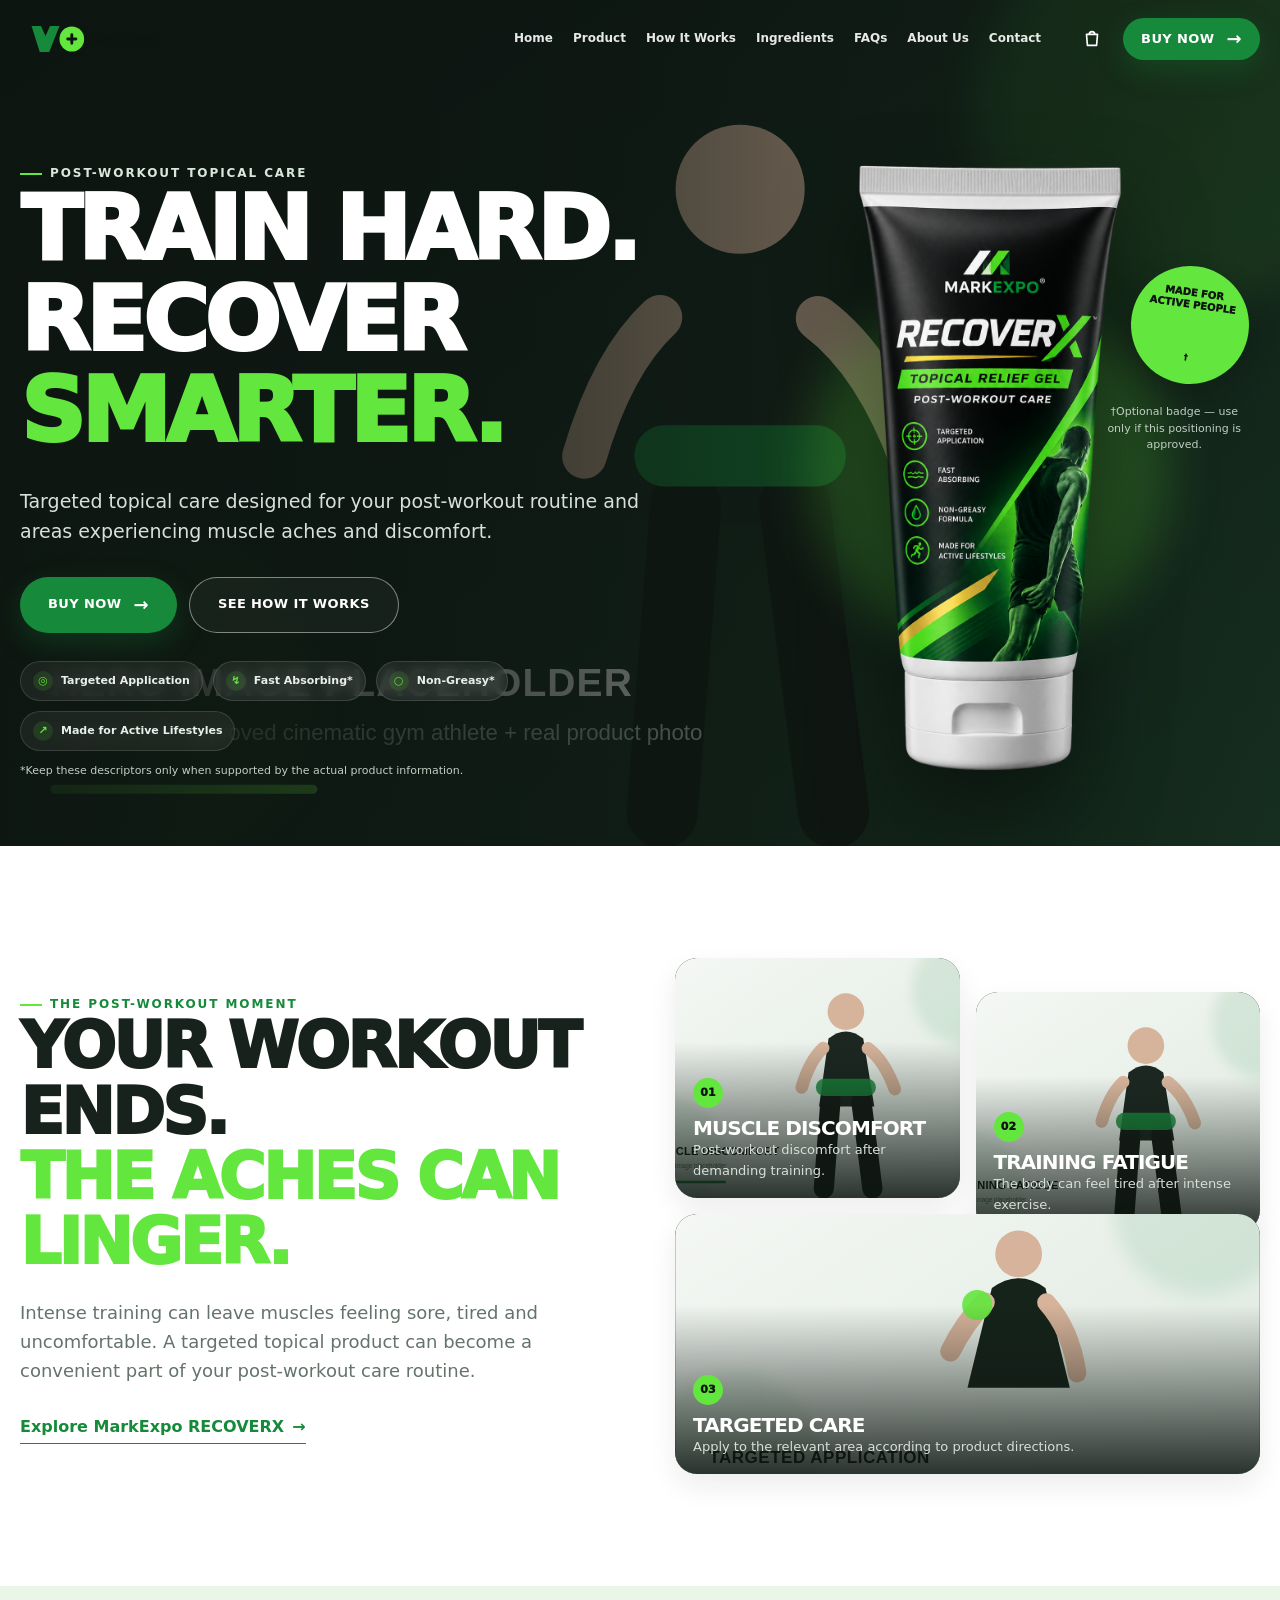
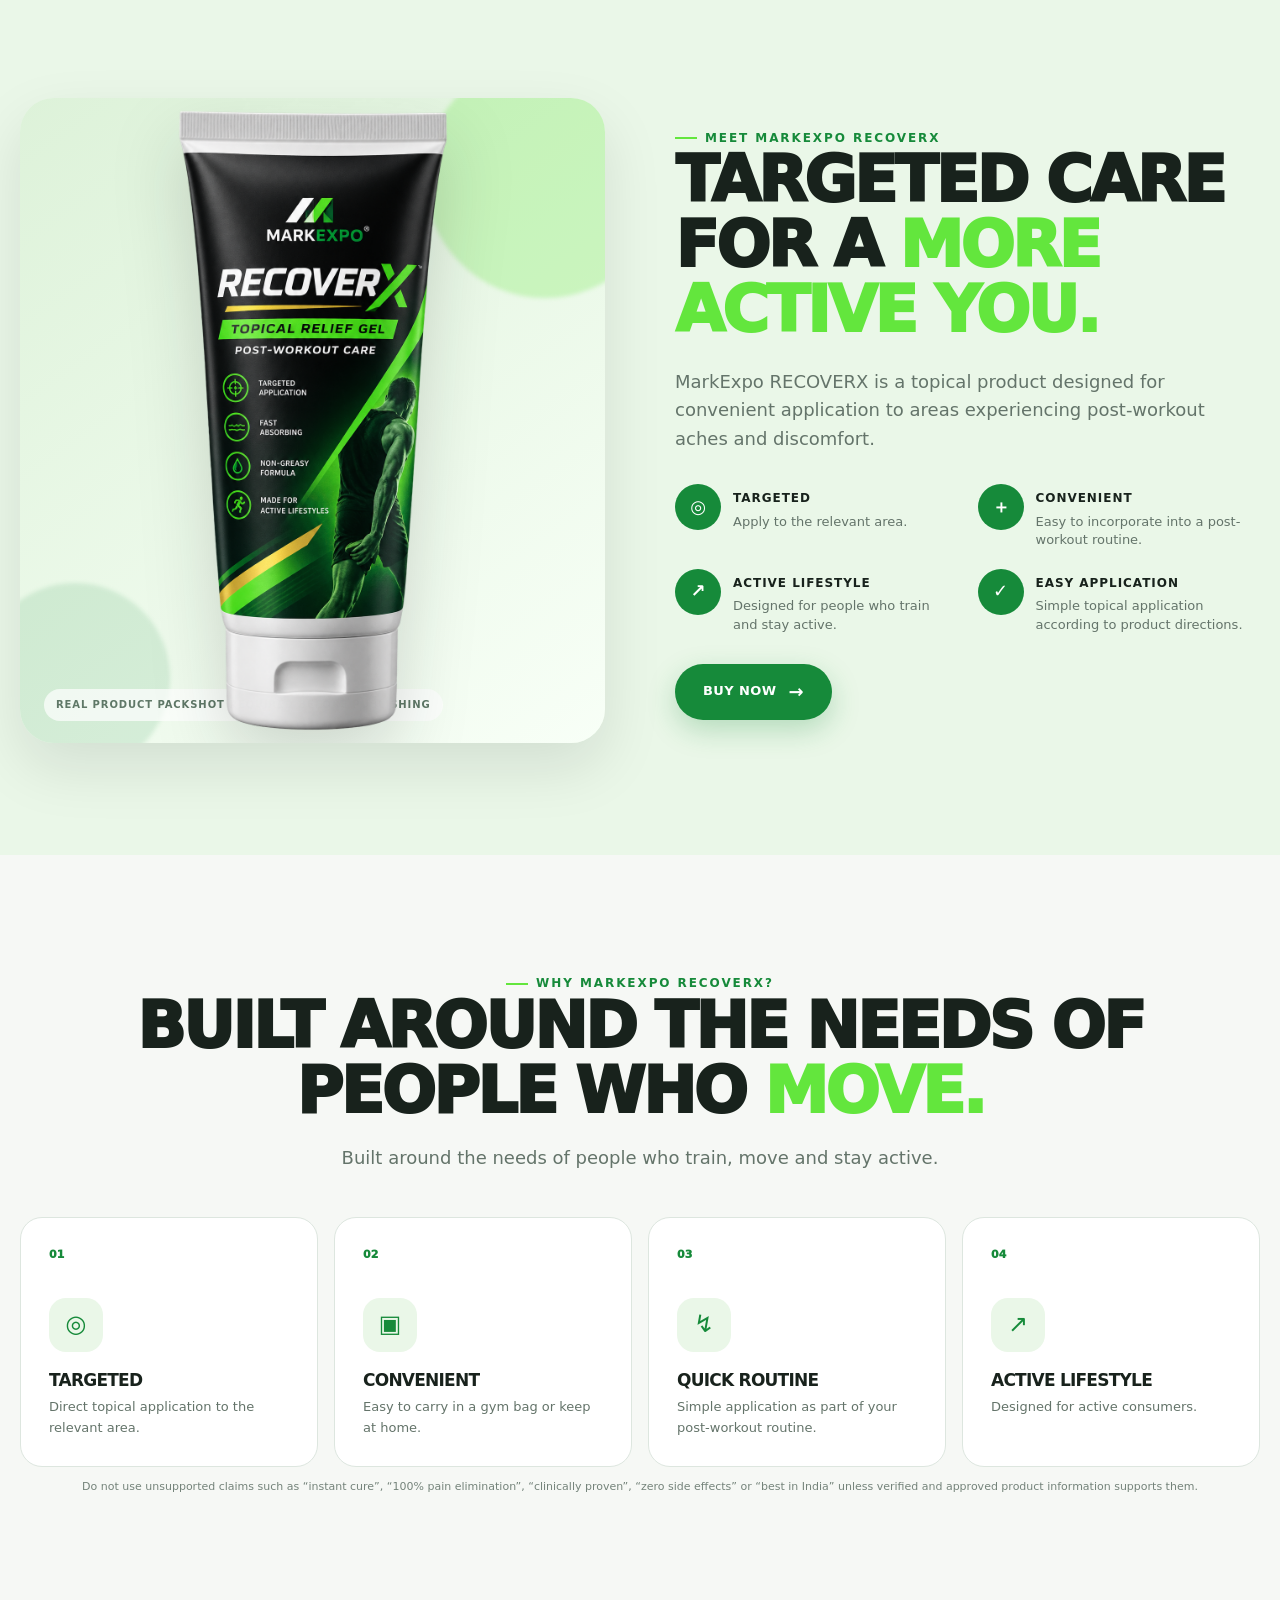
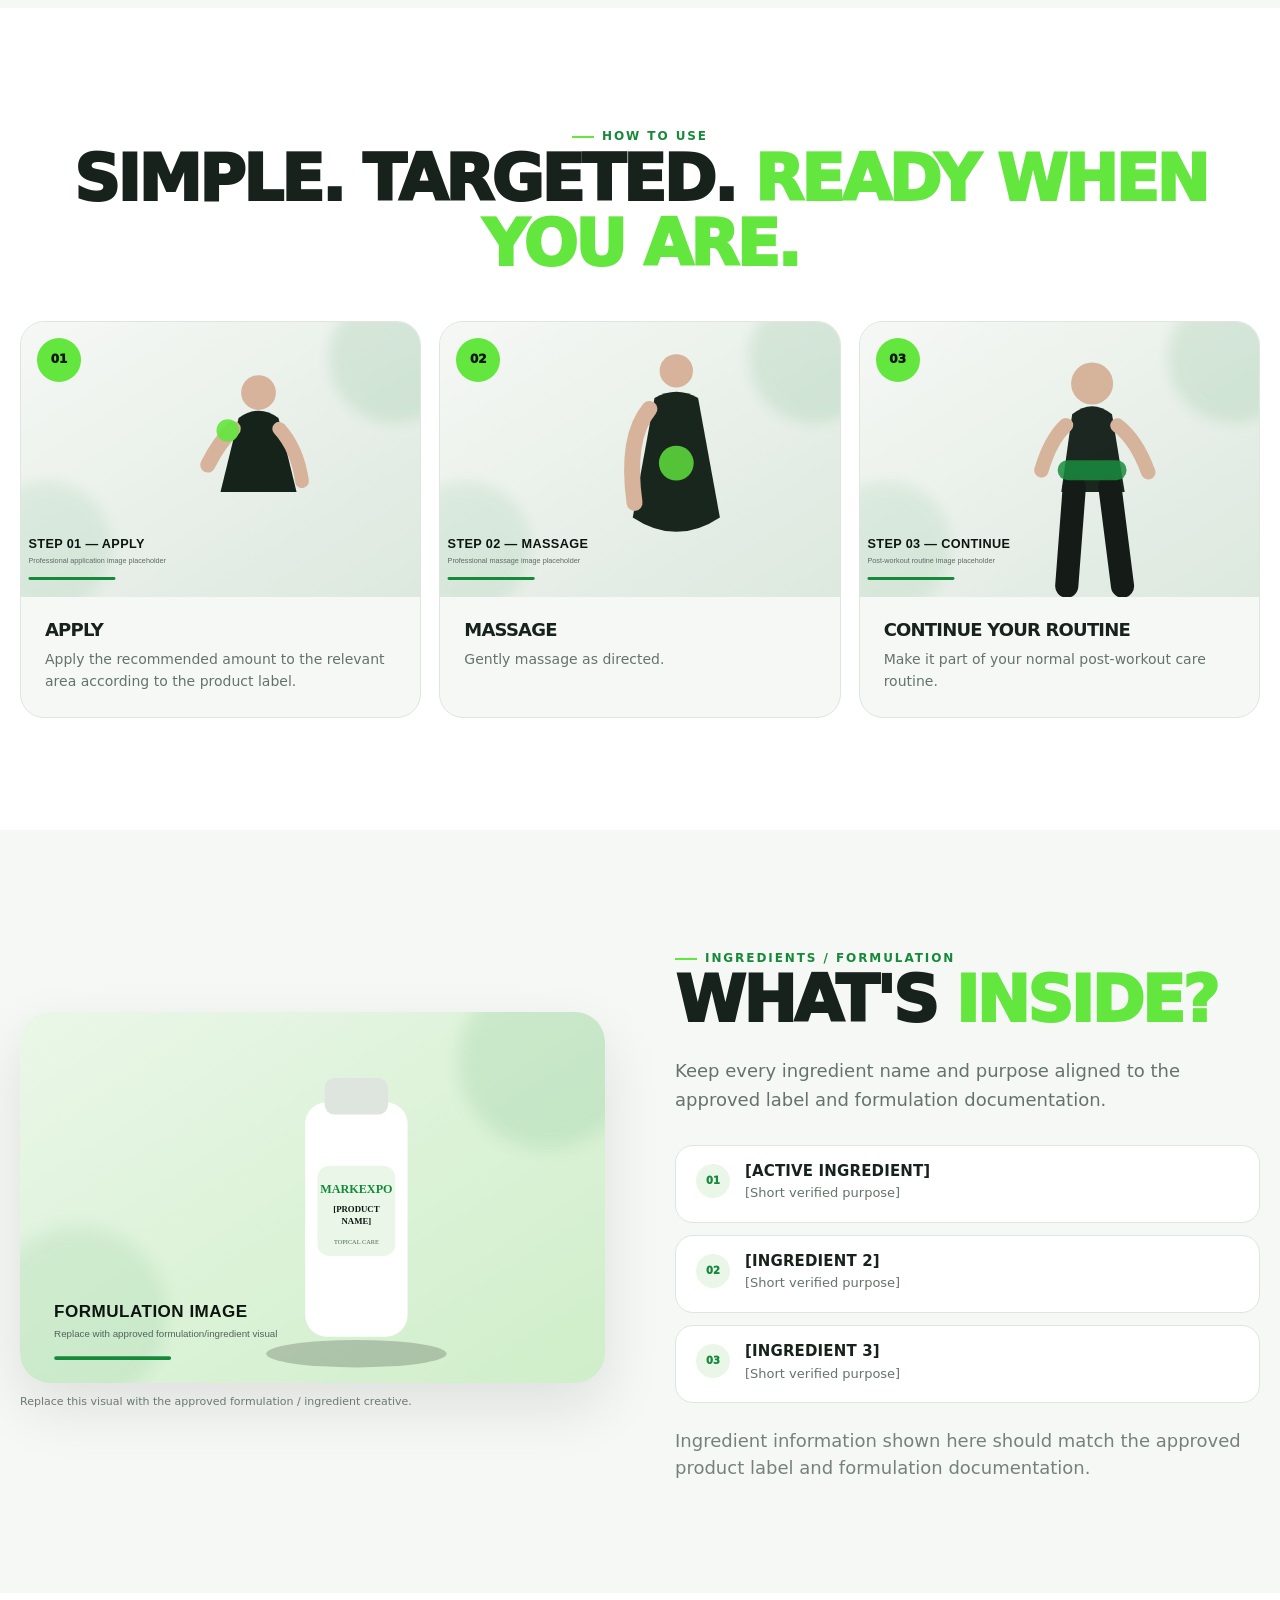
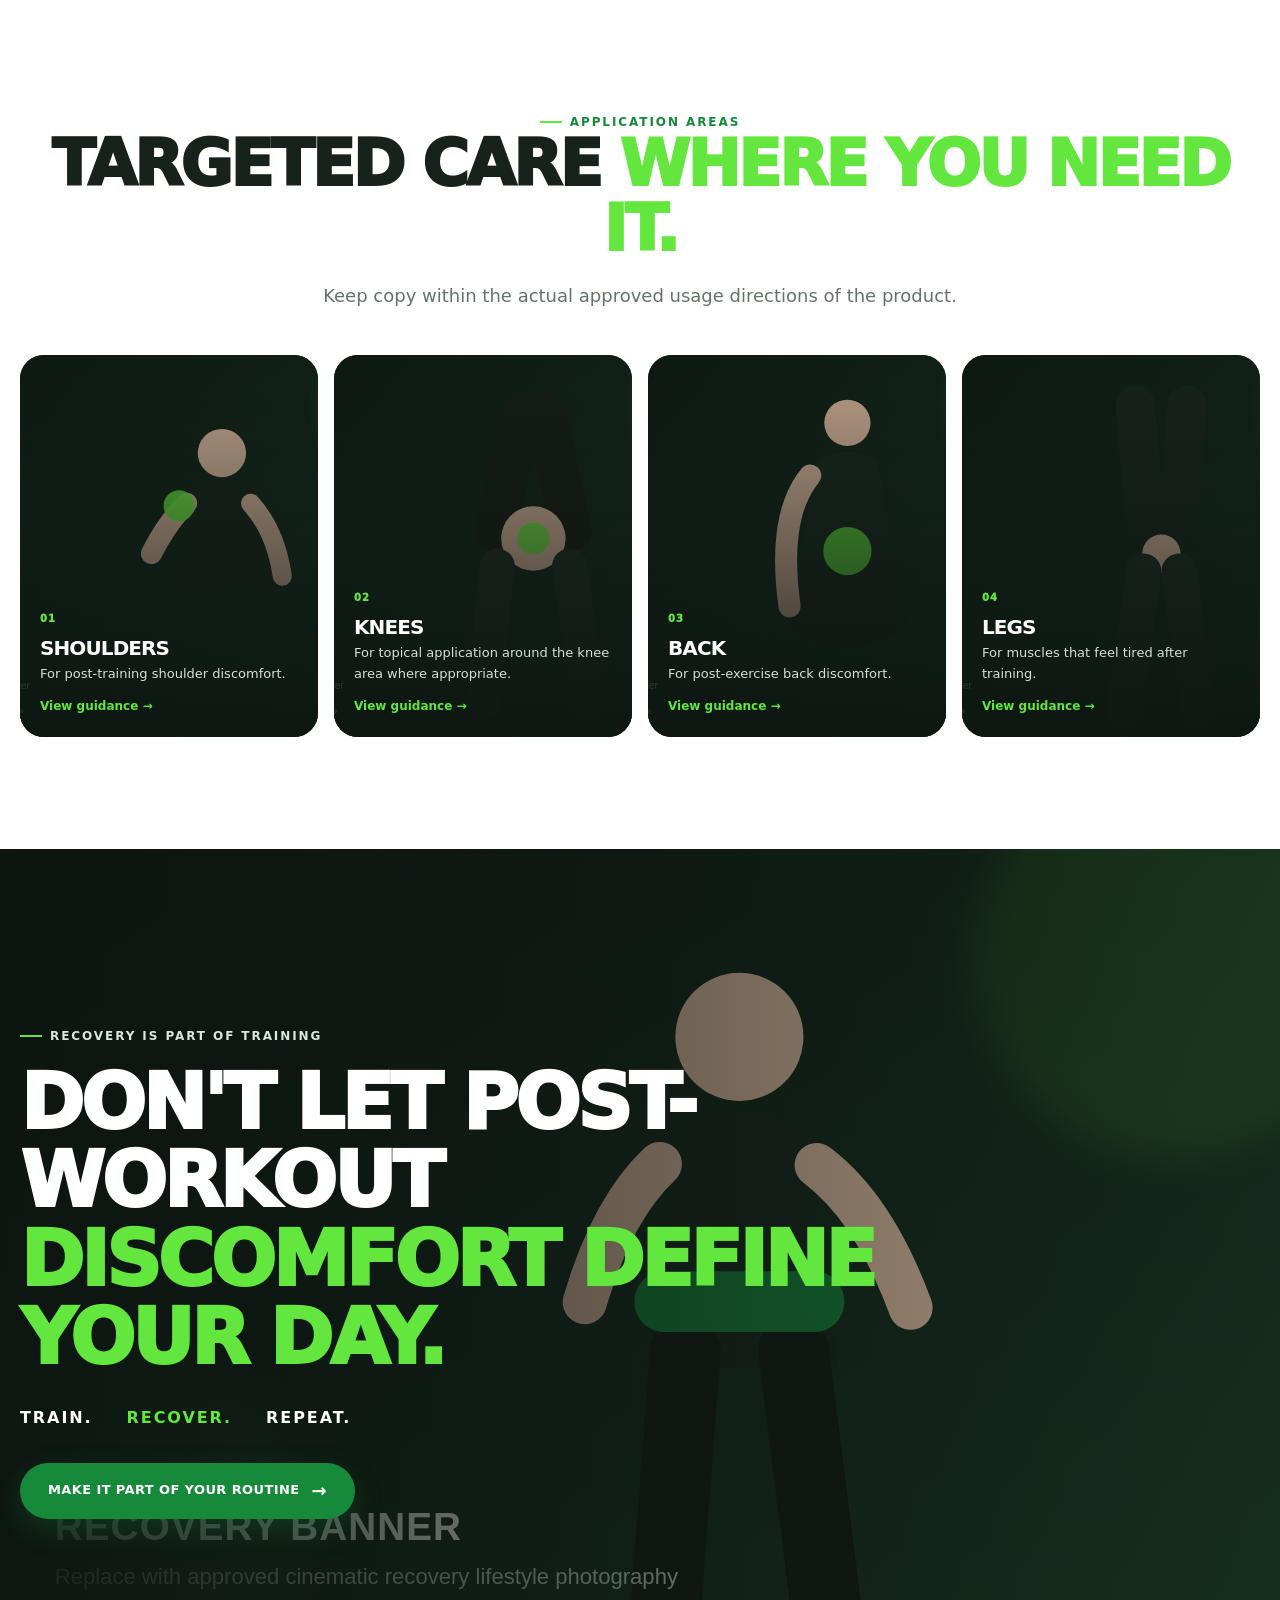
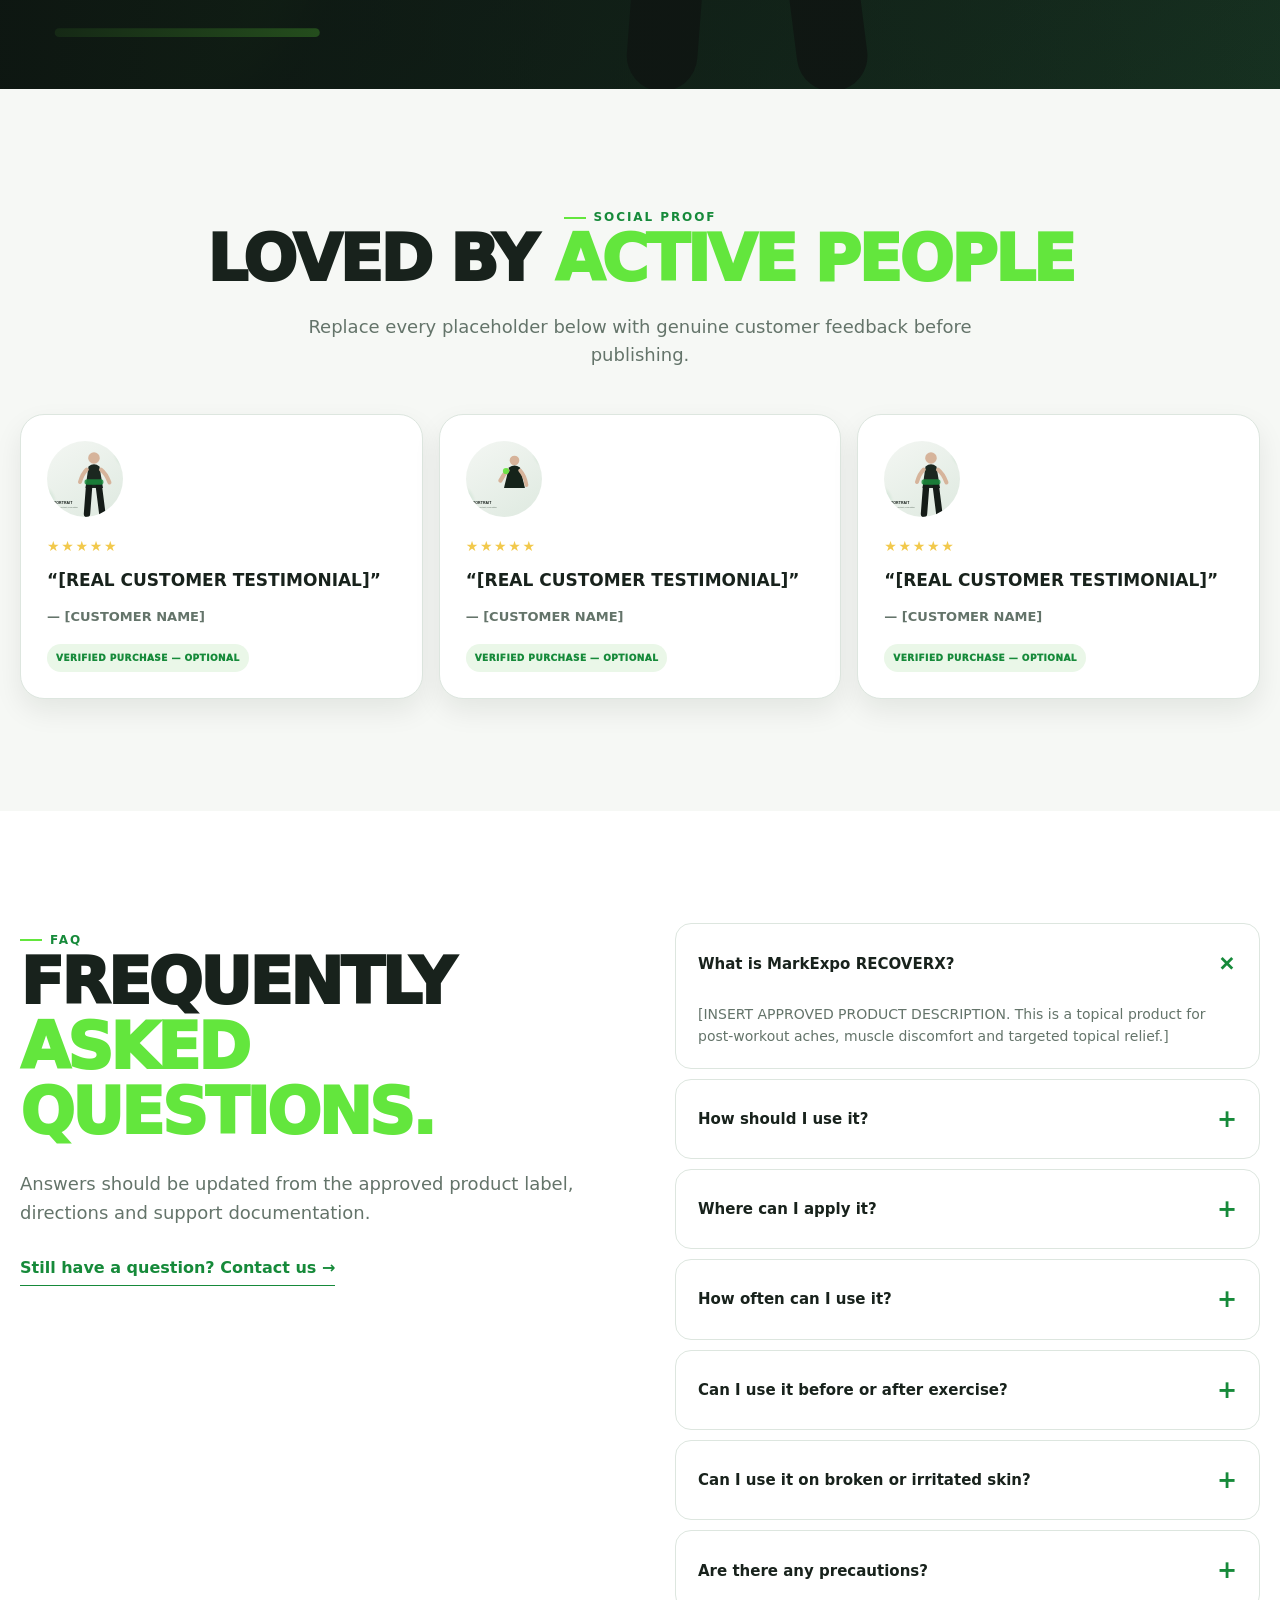
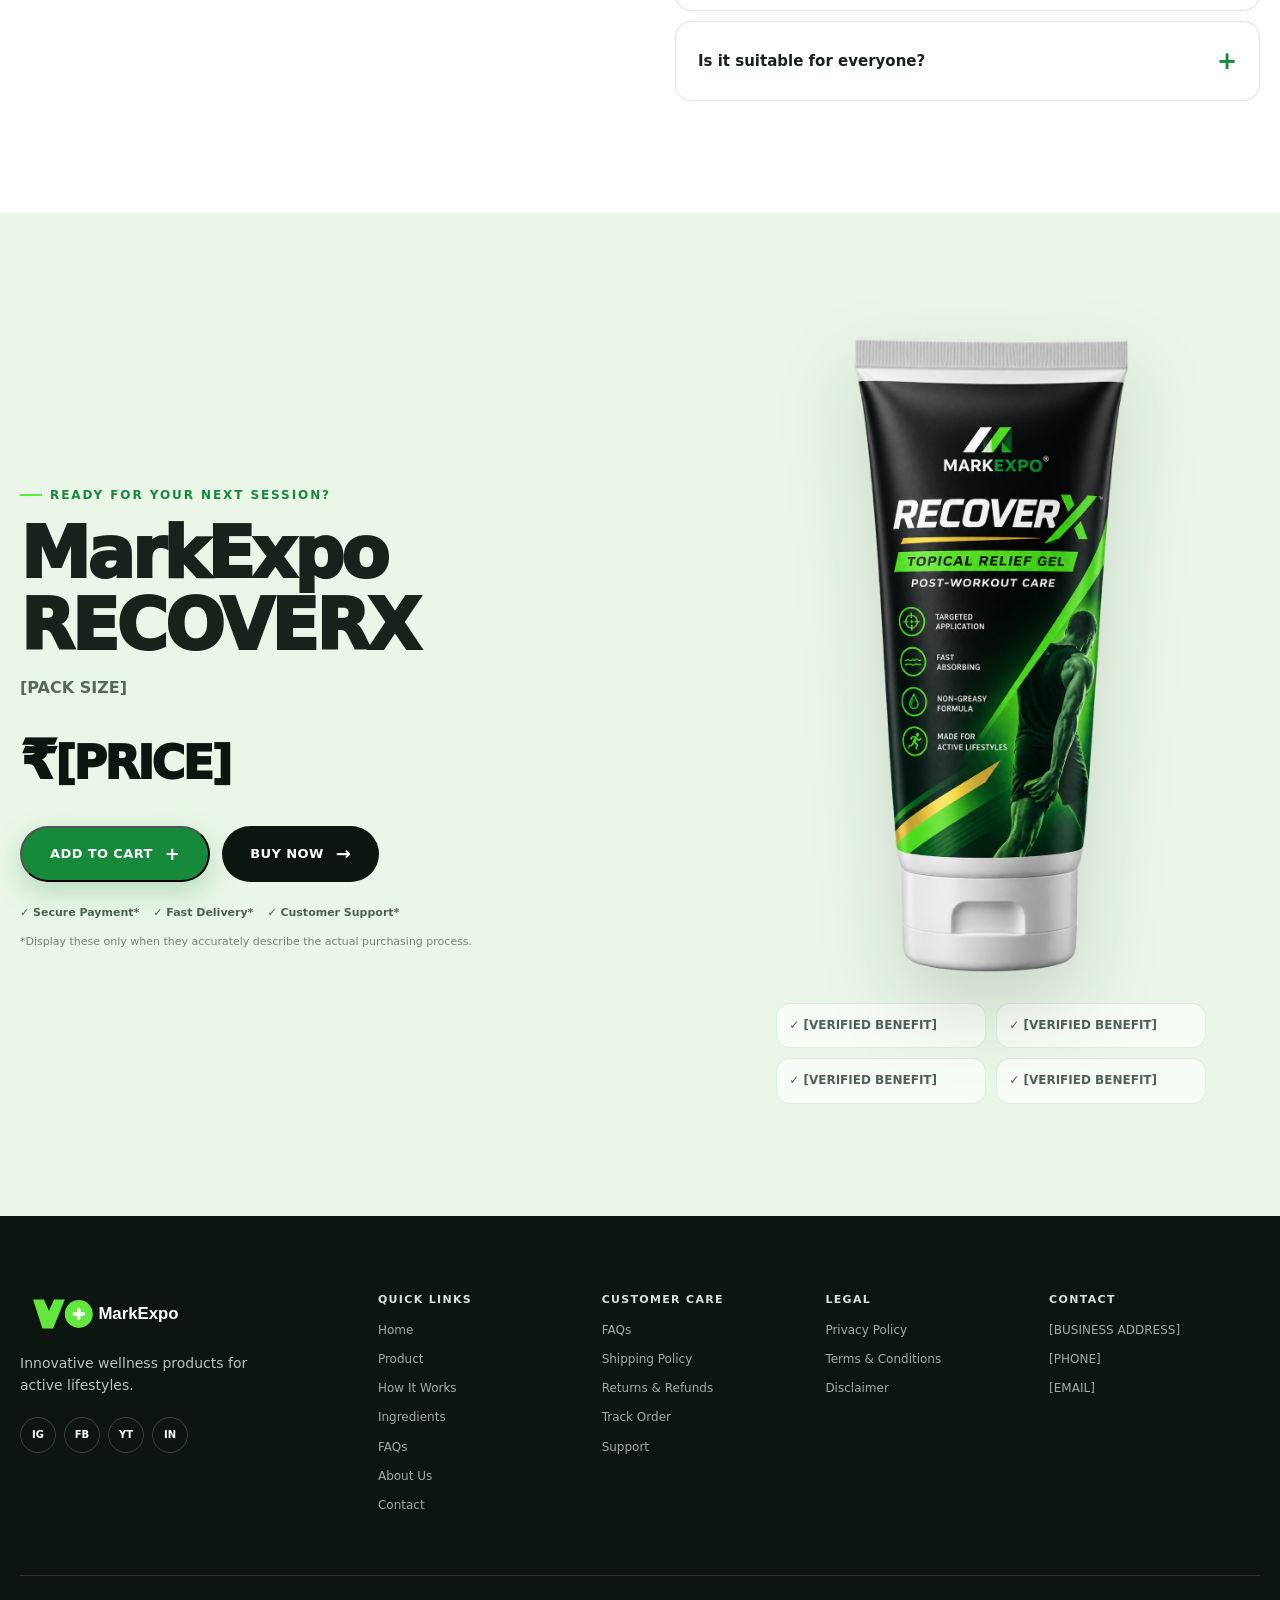
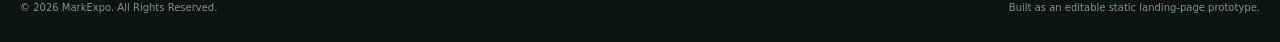
<file: index.html>
<!doctype html>
<html lang="en">
<head>
  <meta charset="utf-8">
  <meta name="viewport" content="width=device-width, initial-scale=1">
  <title>MarkExpo RECOVERX | Post-Workout Topical Relief | MarkExpo</title>
  <meta name="description" content="Discover MarkExpo RECOVERX, a topical product designed for targeted post-workout care and muscle discomfort. Explore how to use it and learn more.">
  <meta name="keywords" content="post-workout relief, topical pain relief, muscle discomfort, gym recovery, post workout care, topical relief">
  <meta name="theme-color" content="#0D1511">
  <link rel="icon" href="assets/markexpo-logo.svg" type="image/svg+xml">
  <link rel="stylesheet" href="styles.css">
</head>

<body>
  <a class="skip-link" href="#main">Skip to content</a>

  <header class="site-header" id="siteHeader">
    <div class="container header-inner">
      <a class="brand" href="#home" aria-label="MarkExpo home">
        <img src="assets/markexpo-logo.svg" alt="MarkExpo">
      </a>

      <nav class="desktop-nav" aria-label="Primary">
        <a href="#home">Home</a>
        <a href="#product">Product</a>
        <a href="#how-it-works">How It Works</a>
        <a href="#ingredients">Ingredients</a>
        <a href="#faqs">FAQs</a>
        <a href="#about">About Us</a>
        <a href="#contact">Contact</a>
      </nav>

      <div class="header-actions">
        <button class="icon-btn cart-btn" aria-label="Cart" type="button">
          <span class="cart-count" id="cartCount">0</span>
          <svg viewBox="0 0 24 24" aria-hidden="true"><path d="M6 7h12l-1 12H7L6 7Zm3 0a3 3 0 1 1 6 0" fill="none" stroke="currentColor" stroke-width="1.8" stroke-linecap="round" stroke-linejoin="round"/></svg>
        </button>
        <a class="btn btn-primary btn-sm" href="#purchase">BUY NOW <span>→</span></a>
        <button class="menu-toggle" id="menuToggle" aria-expanded="false" aria-controls="mobileNav" type="button">
          <span></span><span></span><span></span>
        </button>
      </div>
    </div>

    <nav class="mobile-nav" id="mobileNav" aria-label="Mobile">
      <a href="#home">Home</a>
      <a href="#product">Product</a>
      <a href="#how-it-works">How It Works</a>
      <a href="#ingredients">Ingredients</a>
      <a href="#faqs">FAQs</a>
      <a href="#about">About Us</a>
      <a href="#contact">Contact</a>
      <a class="btn btn-primary" href="#purchase">BUY NOW <span>→</span></a>
    </nav>
  </header>

  <main id="main">
    <!-- 01 HERO -->
    <section class="hero" id="home">
      <div class="hero-media">
        <img src="assets/hero-athlete.svg" alt="Premium gym lifestyle image placeholder for MarkExpo post-workout topical care" fetchpriority="high">
        <div class="hero-overlay"></div>
      </div>

      <div class="container hero-grid">
        <div class="hero-copy">
          <div class="eyebrow">POST-WORKOUT TOPICAL CARE</div>
          <h1>TRAIN HARD.<br>RECOVER <span>SMARTER.</span></h1>
          <p class="hero-lead">Targeted topical care designed for your post-workout routine and areas experiencing muscle aches and discomfort.</p>

          <div class="cta-row">
            <a class="btn btn-primary btn-lg" href="#purchase">BUY NOW <span>→</span></a>
            <a class="btn btn-outline-light btn-lg" href="#how-it-works">SEE HOW IT WORKS</a>
          </div>

          <div class="benefit-row" aria-label="Product descriptors">
            <div class="mini-benefit"><span class="mini-icon">◎</span><span>Targeted Application</span></div>
            <div class="mini-benefit"><span class="mini-icon">↯</span><span>Fast Absorbing*</span></div>
            <div class="mini-benefit"><span class="mini-icon">○</span><span>Non-Greasy*</span></div>
            <div class="mini-benefit"><span class="mini-icon">↗</span><span>Made for Active Lifestyles</span></div>
          </div>
          <p class="micro-note">*Keep these descriptors only when supported by the actual product information.</p>
        </div>

        <div class="hero-product">
          <div class="product-glow"></div>
          <img src="assets/markexpo-recoverx-packshot.png" alt="MarkExpo RECOVERX placeholder packshot" class="floating-product">
          <div class="product-badge">MADE FOR<br>ACTIVE PEOPLE<span>†</span></div>
          <p class="micro-note badge-note">†Optional badge — use only if this positioning is approved.</p>
        </div>
      </div>
    </section>

    <!-- 02 PROBLEM -->
    <section class="section section-white" id="problem">
      <div class="container split">
        <div class="section-copy reveal">
          <div class="eyebrow eyebrow-green">THE POST-WORKOUT MOMENT</div>
          <h2>YOUR WORKOUT ENDS.<br><span>THE ACHES CAN LINGER.</span></h2>
          <p>Intense training can leave muscles feeling sore, tired and uncomfortable. A targeted topical product can become a convenient part of your post-workout care routine.</p>
          <a class="text-link" href="#product">Explore MarkExpo RECOVERX <span>→</span></a>
        </div>

        <div class="card-stack reveal">
          <article class="image-card">
            <img src="assets/muscle-discomfort.svg" alt="Muscle discomfort lifestyle placeholder" loading="lazy">
            <div class="image-card-content"><span>01</span><h3>MUSCLE DISCOMFORT</h3><p>Post-workout discomfort after demanding training.</p></div>
          </article>
          <article class="image-card offset">
            <img src="assets/training-fatigue.svg" alt="Training fatigue lifestyle placeholder" loading="lazy">
            <div class="image-card-content"><span>02</span><h3>TRAINING FATIGUE</h3><p>The body can feel tired after intense exercise.</p></div>
          </article>
          <article class="image-card">
            <img src="assets/targeted-application.svg" alt="Targeted topical application placeholder" loading="lazy">
            <div class="image-card-content"><span>03</span><h3>TARGETED CARE</h3><p>Apply to the relevant area according to product directions.</p></div>
          </article>
        </div>
      </div>
    </section>

    <!-- 03 PRODUCT -->
    <section class="section section-mint" id="product">
      <div class="container split split-product">
        <div class="product-stage reveal">
          <div class="stage-orb one"></div>
          <div class="stage-orb two"></div>
          <img src="assets/markexpo-recoverx-packshot.png" alt="MarkExpo RECOVERX product packshot placeholder" loading="lazy">
          <div class="stage-caption">REAL PRODUCT PACKSHOT REQUIRED BEFORE PUBLISHING</div>
        </div>

        <div class="section-copy reveal">
          <div class="eyebrow eyebrow-green">MEET MarkExpo RECOVERX</div>
          <h2>TARGETED CARE FOR A <span>MORE ACTIVE YOU.</span></h2>
          <p>MarkExpo RECOVERX is a topical product designed for convenient application to areas experiencing post-workout aches and discomfort.</p>

          <div class="icon-benefits">
            <div class="icon-benefit"><div class="round-icon">◎</div><div><b>TARGETED</b><p>Apply to the relevant area.</p></div></div>
            <div class="icon-benefit"><div class="round-icon">＋</div><div><b>CONVENIENT</b><p>Easy to incorporate into a post-workout routine.</p></div></div>
            <div class="icon-benefit"><div class="round-icon">↗</div><div><b>ACTIVE LIFESTYLE</b><p>Designed for people who train and stay active.</p></div></div>
            <div class="icon-benefit"><div class="round-icon">✓</div><div><b>EASY APPLICATION</b><p>Simple topical application according to product directions.</p></div></div>
          </div>
          <a class="btn btn-primary btn-lg" href="#purchase">BUY NOW <span>→</span></a>
        </div>
      </div>
    </section>

    <!-- 04 WHY -->
    <section class="section section-light" id="why">
      <div class="container centered">
        <div class="eyebrow eyebrow-green">WHY MarkExpo RECOVERX?</div>
        <h2>BUILT AROUND THE NEEDS OF PEOPLE WHO <span>MOVE.</span></h2>
        <p class="section-intro">Built around the needs of people who train, move and stay active.</p>

        <div class="feature-grid reveal">
          <article class="feature-card"><div class="num">01</div><div class="feature-icon">◎</div><h3>TARGETED</h3><p>Direct topical application to the relevant area.</p></article>
          <article class="feature-card"><div class="num">02</div><div class="feature-icon">▣</div><h3>CONVENIENT</h3><p>Easy to carry in a gym bag or keep at home.</p></article>
          <article class="feature-card"><div class="num">03</div><div class="feature-icon">↯</div><h3>QUICK ROUTINE</h3><p>Simple application as part of your post-workout routine.</p></article>
          <article class="feature-card"><div class="num">04</div><div class="feature-icon">↗</div><h3>ACTIVE LIFESTYLE</h3><p>Designed for active consumers.</p></article>
        </div>
        <p class="micro-note dark-note">Do not use unsupported claims such as “instant cure”, “100% pain elimination”, “clinically proven”, “zero side effects” or “best in India” unless verified and approved product information supports them.</p>
      </div>
    </section>

    <!-- 05 HOW IT WORKS -->
    <section class="section section-white" id="how-it-works">
      <div class="container centered">
        <div class="eyebrow eyebrow-green">HOW TO USE</div>
        <h2>SIMPLE. TARGETED. <span>READY WHEN YOU ARE.</span></h2>
        <div class="steps-grid reveal">
          <article class="step-card">
            <div class="step-media"><img src="assets/step-1-apply.svg" alt="Step 1 apply placeholder" loading="lazy"><span>01</span></div>
            <div class="step-body"><h3>APPLY</h3><p>Apply the recommended amount to the relevant area according to the product label.</p></div>
          </article>
          <article class="step-card">
            <div class="step-media"><img src="assets/step-2-massage.svg" alt="Step 2 massage placeholder" loading="lazy"><span>02</span></div>
            <div class="step-body"><h3>MASSAGE</h3><p>Gently massage as directed.</p></div>
          </article>
          <article class="step-card">
            <div class="step-media"><img src="assets/step-3-routine.svg" alt="Step 3 continue routine placeholder" loading="lazy"><span>03</span></div>
            <div class="step-body"><h3>CONTINUE YOUR ROUTINE</h3><p>Make it part of your normal post-workout care routine.</p></div>
          </article>
        </div>
      </div>
    </section>

    <!-- 06 INGREDIENTS -->
    <section class="section section-light" id="ingredients">
      <div class="container split">
        <div class="formulation-stage reveal">
          <img src="assets/ingredient-formulation.svg" alt="Ingredient and formulation visual placeholder" loading="lazy">
          <div class="formulation-note">Replace this visual with the approved formulation / ingredient creative.</div>
        </div>

        <div class="section-copy reveal">
          <div class="eyebrow eyebrow-green">INGREDIENTS / FORMULATION</div>
          <h2>WHAT'S <span>INSIDE?</span></h2>
          <p class="section-intro left">Keep every ingredient name and purpose aligned to the approved label and formulation documentation.</p>

          <div class="ingredient-list">
            <article class="ingredient-card"><span>01</span><div><h3>[ACTIVE INGREDIENT]</h3><p>[Short verified purpose]</p></div></article>
            <article class="ingredient-card"><span>02</span><div><h3>[INGREDIENT 2]</h3><p>[Short verified purpose]</p></div></article>
            <article class="ingredient-card"><span>03</span><div><h3>[INGREDIENT 3]</h3><p>[Short verified purpose]</p></div></article>
          </div>
          <p class="micro-note dark-note">Ingredient information shown here should match the approved product label and formulation documentation.</p>
        </div>
      </div>
    </section>

    <!-- 07 APPLICATION AREAS -->
    <section class="section section-white" id="areas">
      <div class="container centered">
        <div class="eyebrow eyebrow-green">APPLICATION AREAS</div>
        <h2>TARGETED CARE <span>WHERE YOU NEED IT.</span></h2>
        <p class="section-intro">Keep copy within the actual approved usage directions of the product.</p>

        <div class="areas-grid reveal">
          <article class="area-card"><img src="assets/shoulder.svg" alt="Shoulder application placeholder" loading="lazy"><div class="area-overlay"><span>01</span><h3>SHOULDERS</h3><p>For post-training shoulder discomfort.</p><a href="#faq-where">View guidance →</a></div></article>
          <article class="area-card"><img src="assets/knee.svg" alt="Knee application placeholder" loading="lazy"><div class="area-overlay"><span>02</span><h3>KNEES</h3><p>For topical application around the knee area where appropriate.</p><a href="#faq-where">View guidance →</a></div></article>
          <article class="area-card"><img src="assets/back.svg" alt="Back application placeholder" loading="lazy"><div class="area-overlay"><span>03</span><h3>BACK</h3><p>For post-exercise back discomfort.</p><a href="#faq-where">View guidance →</a></div></article>
          <article class="area-card"><img src="assets/legs.svg" alt="Leg application placeholder" loading="lazy"><div class="area-overlay"><span>04</span><h3>LEGS</h3><p>For muscles that feel tired after training.</p><a href="#faq-where">View guidance →</a></div></article>
        </div>
      </div>
    </section>

    <!-- 08 LIFESTYLE BANNER -->
    <section class="lifestyle-banner">
      <img src="assets/recovery-banner.svg" alt="Athlete finishing a workout placeholder" loading="lazy">
      <div class="lifestyle-overlay"></div>
      <div class="container lifestyle-copy reveal">
        <div class="eyebrow">RECOVERY IS PART OF TRAINING</div>
        <h2>DON'T LET POST-WORKOUT<br><span>DISCOMFORT DEFINE YOUR DAY.</span></h2>
        <div class="banner-mantra"><b>TRAIN.</b><b>RECOVER.</b><b>REPEAT.</b></div>
        <a class="btn btn-primary btn-lg" href="#purchase">MAKE IT PART OF YOUR ROUTINE <span>→</span></a>
      </div>
    </section>

    <!-- 09 SOCIAL PROOF -->
    <section class="section section-light" id="reviews">
      <div class="container centered">
        <div class="eyebrow eyebrow-green">SOCIAL PROOF</div>
        <h2>LOVED BY <span>ACTIVE PEOPLE</span></h2>
        <p class="section-intro">Replace every placeholder below with genuine customer feedback before publishing.</p>

        <div class="testimonial-grid reveal">
          <article class="testimonial">
            <img src="assets/testimonial-1.svg" alt="Customer portrait placeholder" loading="lazy">
            <div class="stars" aria-label="Placeholder rating">★★★★★</div>
            <blockquote>“[REAL CUSTOMER TESTIMONIAL]”</blockquote>
            <p>— [CUSTOMER NAME]</p>
            <span class="verified-placeholder">VERIFIED PURCHASE — OPTIONAL</span>
          </article>
          <article class="testimonial">
            <img src="assets/testimonial-2.svg" alt="Customer portrait placeholder" loading="lazy">
            <div class="stars" aria-label="Placeholder rating">★★★★★</div>
            <blockquote>“[REAL CUSTOMER TESTIMONIAL]”</blockquote>
            <p>— [CUSTOMER NAME]</p>
            <span class="verified-placeholder">VERIFIED PURCHASE — OPTIONAL</span>
          </article>
          <article class="testimonial">
            <img src="assets/testimonial-3.svg" alt="Customer portrait placeholder" loading="lazy">
            <div class="stars" aria-label="Placeholder rating">★★★★★</div>
            <blockquote>“[REAL CUSTOMER TESTIMONIAL]”</blockquote>
            <p>— [CUSTOMER NAME]</p>
            <span class="verified-placeholder">VERIFIED PURCHASE — OPTIONAL</span>
          </article>
        </div>
      </div>
    </section>

    <!-- 10 FAQ -->
    <section class="section section-white" id="faqs">
      <div class="container split faq-split">
        <div class="section-copy reveal">
          <div class="eyebrow eyebrow-green">FAQ</div>
          <h2>FREQUENTLY<br><span>ASKED QUESTIONS.</span></h2>
          <p>Answers should be updated from the approved product label, directions and support documentation.</p>
          <a class="text-link" href="#contact">Still have a question? Contact us →</a>
        </div>

        <div class="accordion reveal">
          <article class="faq-item open" id="faq-what">
            <button class="faq-q" type="button" aria-expanded="true">What is MarkExpo RECOVERX? <span>+</span></button>
            <div class="faq-a"><p>[INSERT APPROVED PRODUCT DESCRIPTION. This is a topical product for post-workout aches, muscle discomfort and targeted topical relief.]</p></div>
          </article>
          <article class="faq-item">
            <button class="faq-q" type="button" aria-expanded="false">How should I use it? <span>+</span></button>
            <div class="faq-a"><p>[INSERT APPROVED DIRECTIONS FOR USE.]</p></div>
          </article>
          <article class="faq-item" id="faq-where">
            <button class="faq-q" type="button" aria-expanded="false">Where can I apply it? <span>+</span></button>
            <div class="faq-a"><p>[INSERT APPROVED APPLICATION AREAS AND ANY RESTRICTIONS.]</p></div>
          </article>
          <article class="faq-item">
            <button class="faq-q" type="button" aria-expanded="false">How often can I use it? <span>+</span></button>
            <div class="faq-a"><p>[INSERT APPROVED FREQUENCY.]</p></div>
          </article>
          <article class="faq-item">
            <button class="faq-q" type="button" aria-expanded="false">Can I use it before or after exercise? <span>+</span></button>
            <div class="faq-a"><p>[INSERT APPROVED TIMING GUIDANCE.]</p></div>
          </article>
          <article class="faq-item">
            <button class="faq-q" type="button" aria-expanded="false">Can I use it on broken or irritated skin? <span>+</span></button>
            <div class="faq-a"><p>[INSERT APPROVED SKIN-SAFETY GUIDANCE.]</p></div>
          </article>
          <article class="faq-item">
            <button class="faq-q" type="button" aria-expanded="false">Are there any precautions? <span>+</span></button>
            <div class="faq-a"><p>[INSERT APPROVED PRECAUTIONS AND WARNINGS.]</p></div>
          </article>
          <article class="faq-item">
            <button class="faq-q" type="button" aria-expanded="false">Is it suitable for everyone? <span>+</span></button>
            <div class="faq-a"><p>[INSERT APPROVED USER ELIGIBILITY / RESTRICTIONS.]</p></div>
          </article>
        </div>
      </div>
    </section>

    <!-- 11 PURCHASE CTA -->
    <section class="section section-mint purchase" id="purchase">
      <div class="container purchase-grid">
        <div class="purchase-copy reveal">
          <div class="eyebrow eyebrow-green">READY FOR YOUR NEXT SESSION?</div>
          <h2>MarkExpo RECOVERX</h2>
          <p class="pack-size">[PACK SIZE]</p>
          <div class="price">₹<span>[PRICE]</span></div>

          <div class="purchase-actions">
            <button class="btn btn-primary btn-lg add-cart" id="addCart" type="button">ADD TO CART <span>+</span></button>
            <a class="btn btn-dark btn-lg" href="#contact">BUY NOW <span>→</span></a>
          </div>

          <div class="trust-row">
            <span>✓ Secure Payment*</span>
            <span>✓ Fast Delivery*</span>
            <span>✓ Customer Support*</span>
          </div>
          <p class="micro-note dark-note">*Display these only when they accurately describe the actual purchasing process.</p>
        </div>

        <div class="purchase-product reveal">
          <img src="assets/markexpo-recoverx-packshot.png" alt="MarkExpo RECOVERX product packshot placeholder" loading="lazy">
          <div class="benefit-checklist">
            <div>✓ [VERIFIED BENEFIT]</div>
            <div>✓ [VERIFIED BENEFIT]</div>
            <div>✓ [VERIFIED BENEFIT]</div>
            <div>✓ [VERIFIED BENEFIT]</div>
          </div>
        </div>
      </div>
    </section>
  </main>

  <!-- 12 FOOTER -->
  <footer class="footer" id="about">
    <div class="container footer-grid">
      <div class="footer-brand">
        <img src="assets/markexpo-logo-white.svg" alt="MarkExpo">
        <p>Innovative wellness products for active lifestyles.</p>
        <div class="socials" aria-label="Social media">
          <a href="https://www.instagram.com/tri_noyon_?stkn=ZWY3MXZkOG15b20y" aria-label="Instagram" target="_blank" rel="noopener noreferrer">IG</a>
          <a href="https://www.facebook.com/share/1EYc4Z4Va6/" aria-label="Facebook" target="_blank" rel="noopener noreferrer">FB</a>
          <a href="#" aria-label="YouTube">YT</a>
          <a href="https://www.linkedin.com/in/amartyesh-roy-a69276185?utm_source=share_via&utm_content=profile&utm_medium=member_android" aria-label="LinkedIn" target="_blank" rel="noopener noreferrer">IN</a>
        </div>
      </div>

      <div class="footer-col">
        <h3>QUICK LINKS</h3>
        <a href="#home">Home</a><a href="#product">Product</a><a href="#how-it-works">How It Works</a><a href="#ingredients">Ingredients</a><a href="#faqs">FAQs</a><a href="#about">About Us</a><a href="#contact">Contact</a>
      </div>

      <div class="footer-col">
        <h3>CUSTOMER CARE</h3>
        <a href="#faqs">FAQs</a><a href="#">Shipping Policy</a><a href="#">Returns & Refunds</a><a href="#">Track Order</a><a href="#contact">Support</a>
      </div>

      <div class="footer-col">
        <h3>LEGAL</h3>
        <a href="#">Privacy Policy</a><a href="#">Terms & Conditions</a><a href="#">Disclaimer</a>
      </div>

      <div class="footer-col contact" id="contact">
        <h3>CONTACT</h3>
        <p>[BUSINESS ADDRESS]</p>
        <p>[PHONE]</p>
        <p>[EMAIL]</p>
      </div>
    </div>

    <div class="container footer-bottom">
      <p>© <span id="year">2026</span> MarkExpo. All Rights Reserved.</p>
      <p>Built as an editable static landing-page prototype.</p>
    </div>
  </footer>

  <div class="mobile-buybar" aria-label="Mobile purchase bar">
    <div><small>POST-WORKOUT TOPICAL CARE</small><strong>MarkExpo RECOVERX</strong></div>
    <a class="btn btn-primary" href="#purchase">BUY NOW <span>→</span></a>
  </div>

  <div class="toast" id="toast" role="status" aria-live="polite">Added to cart.</div>

  <script src="script.js" defer></script>
</body>
</html>
</file>
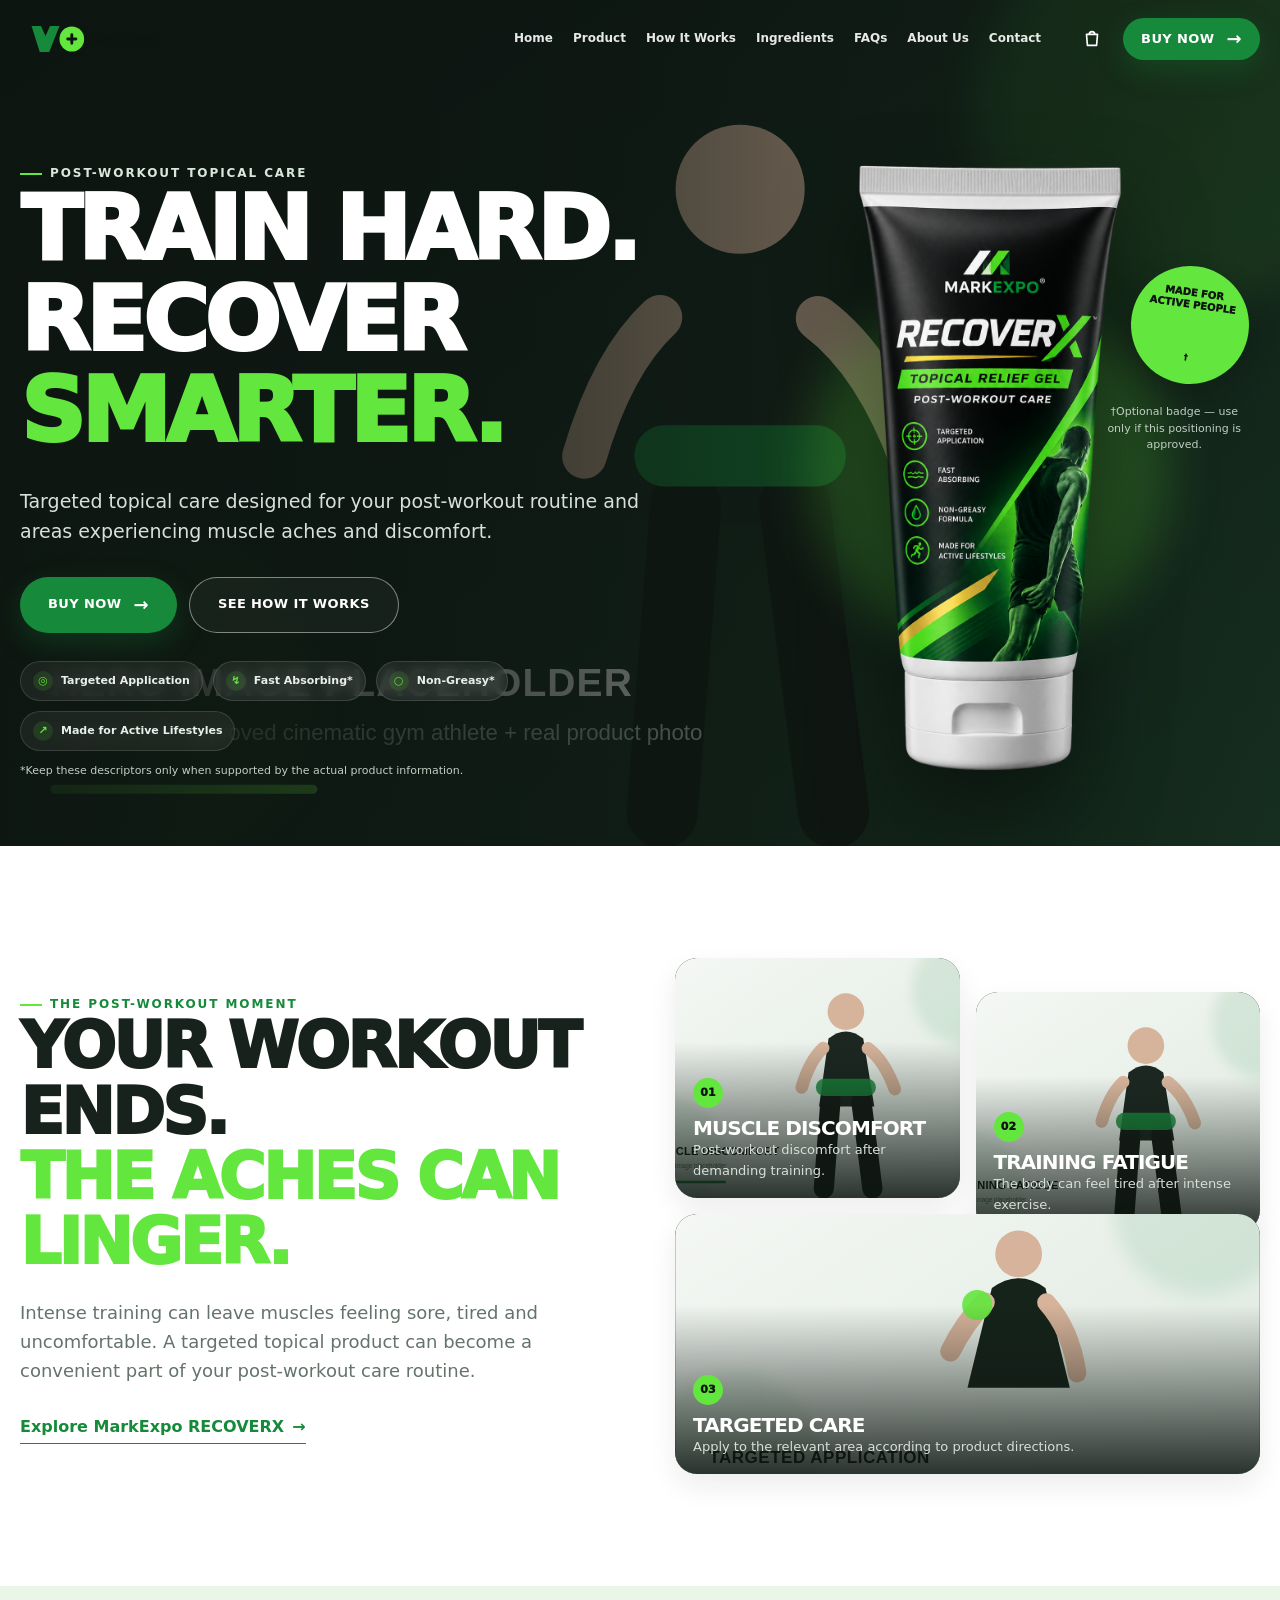
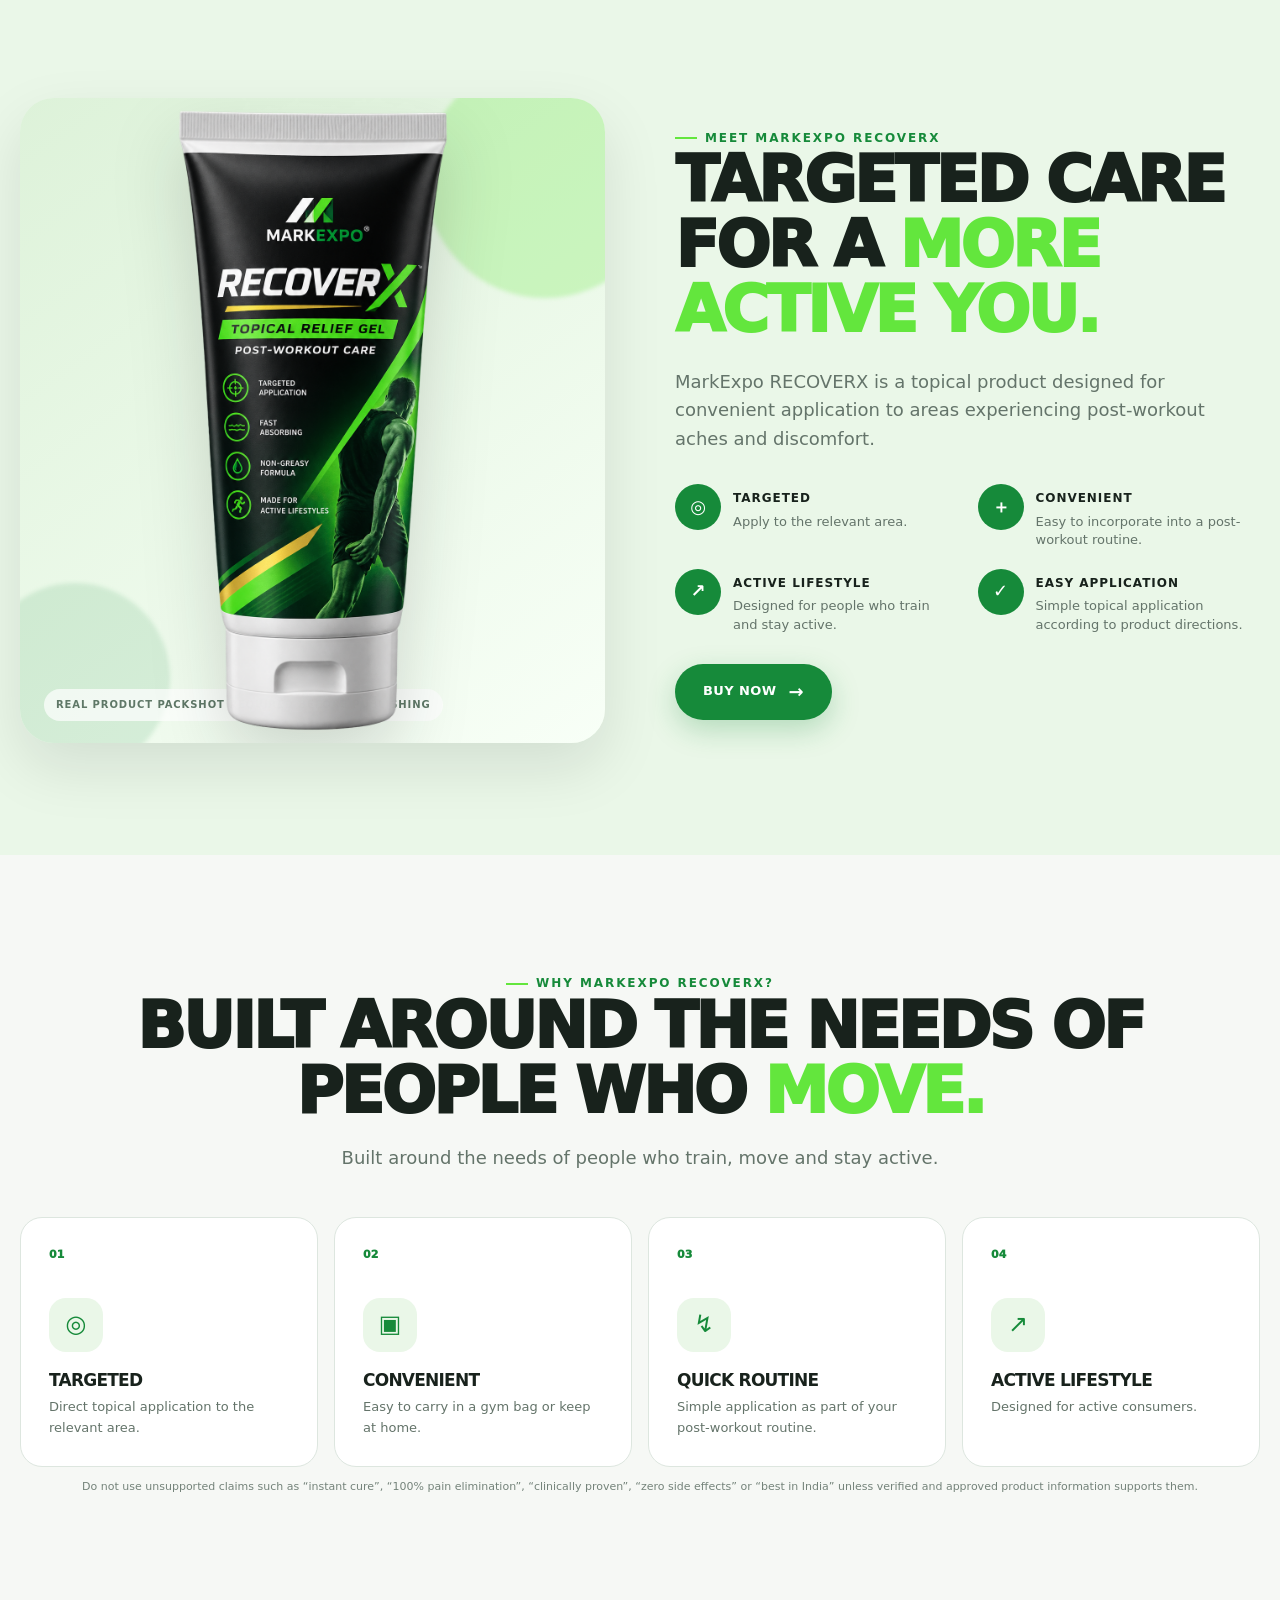
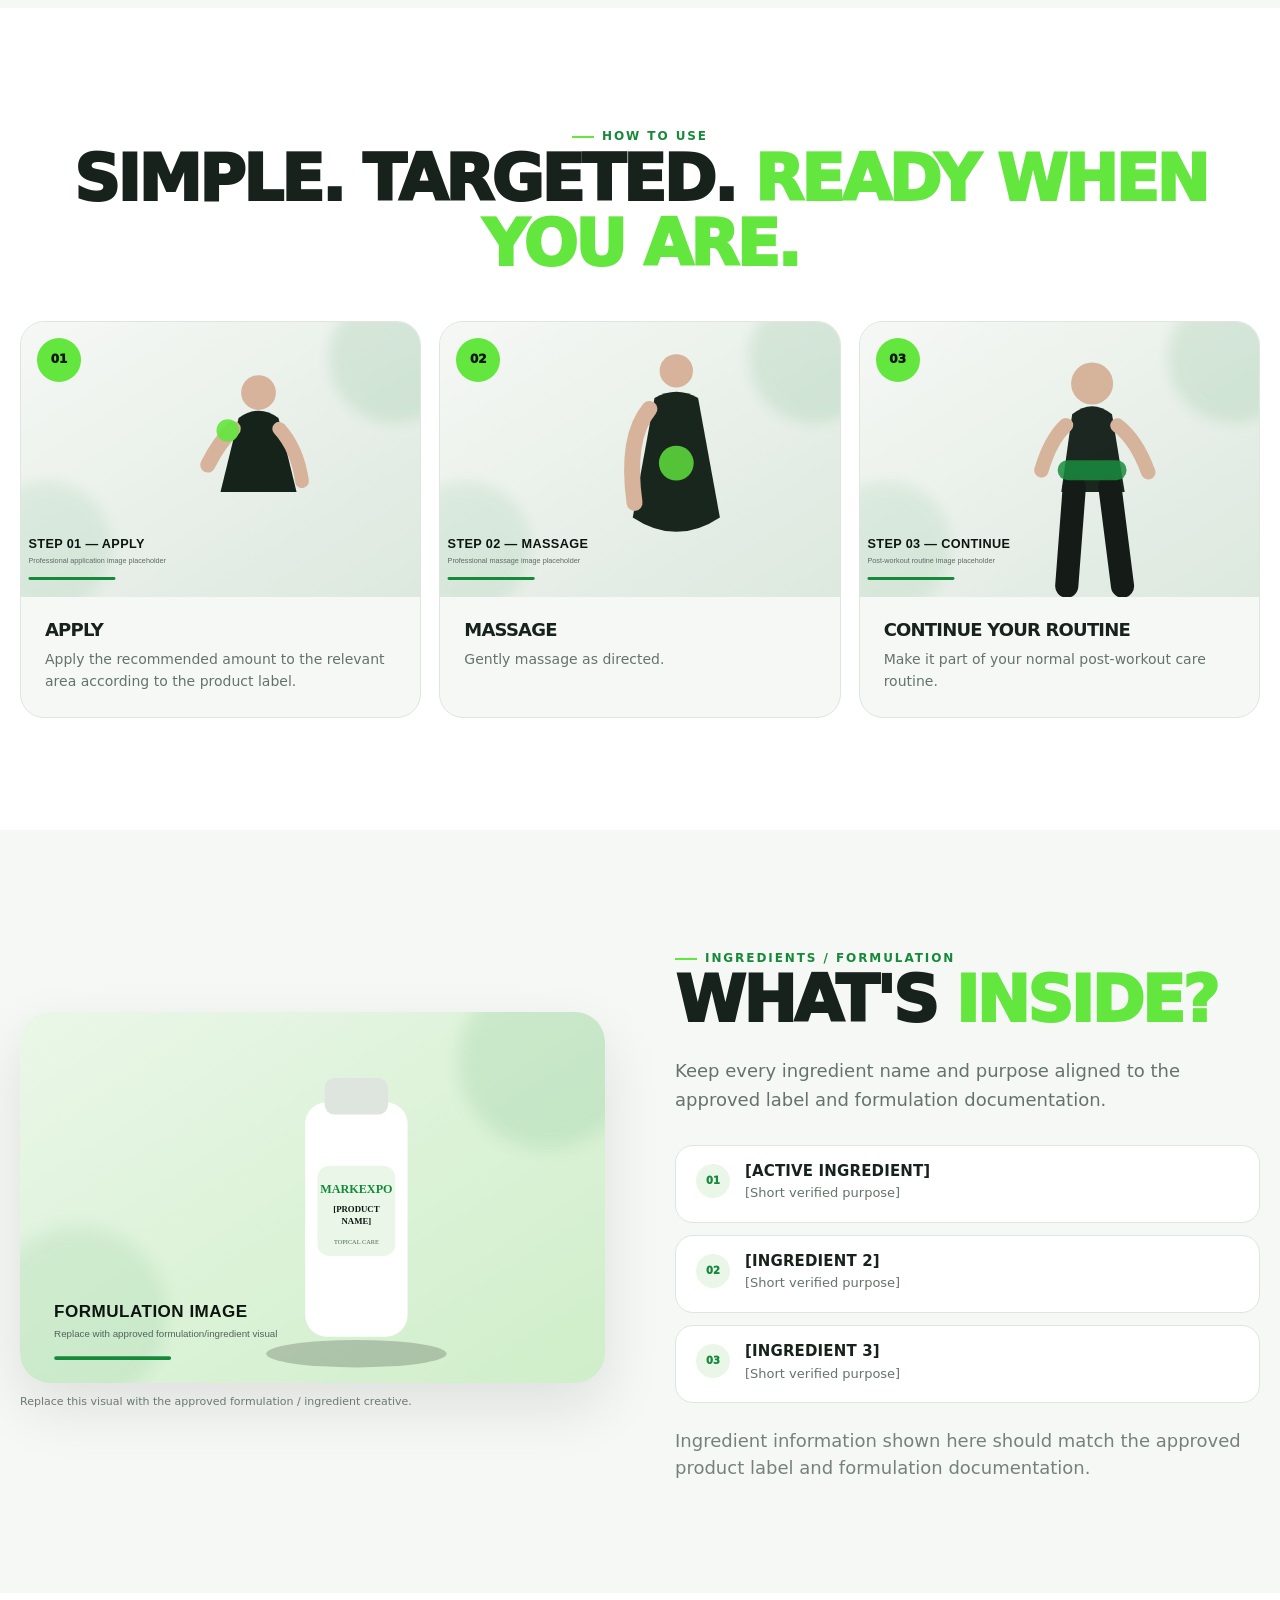
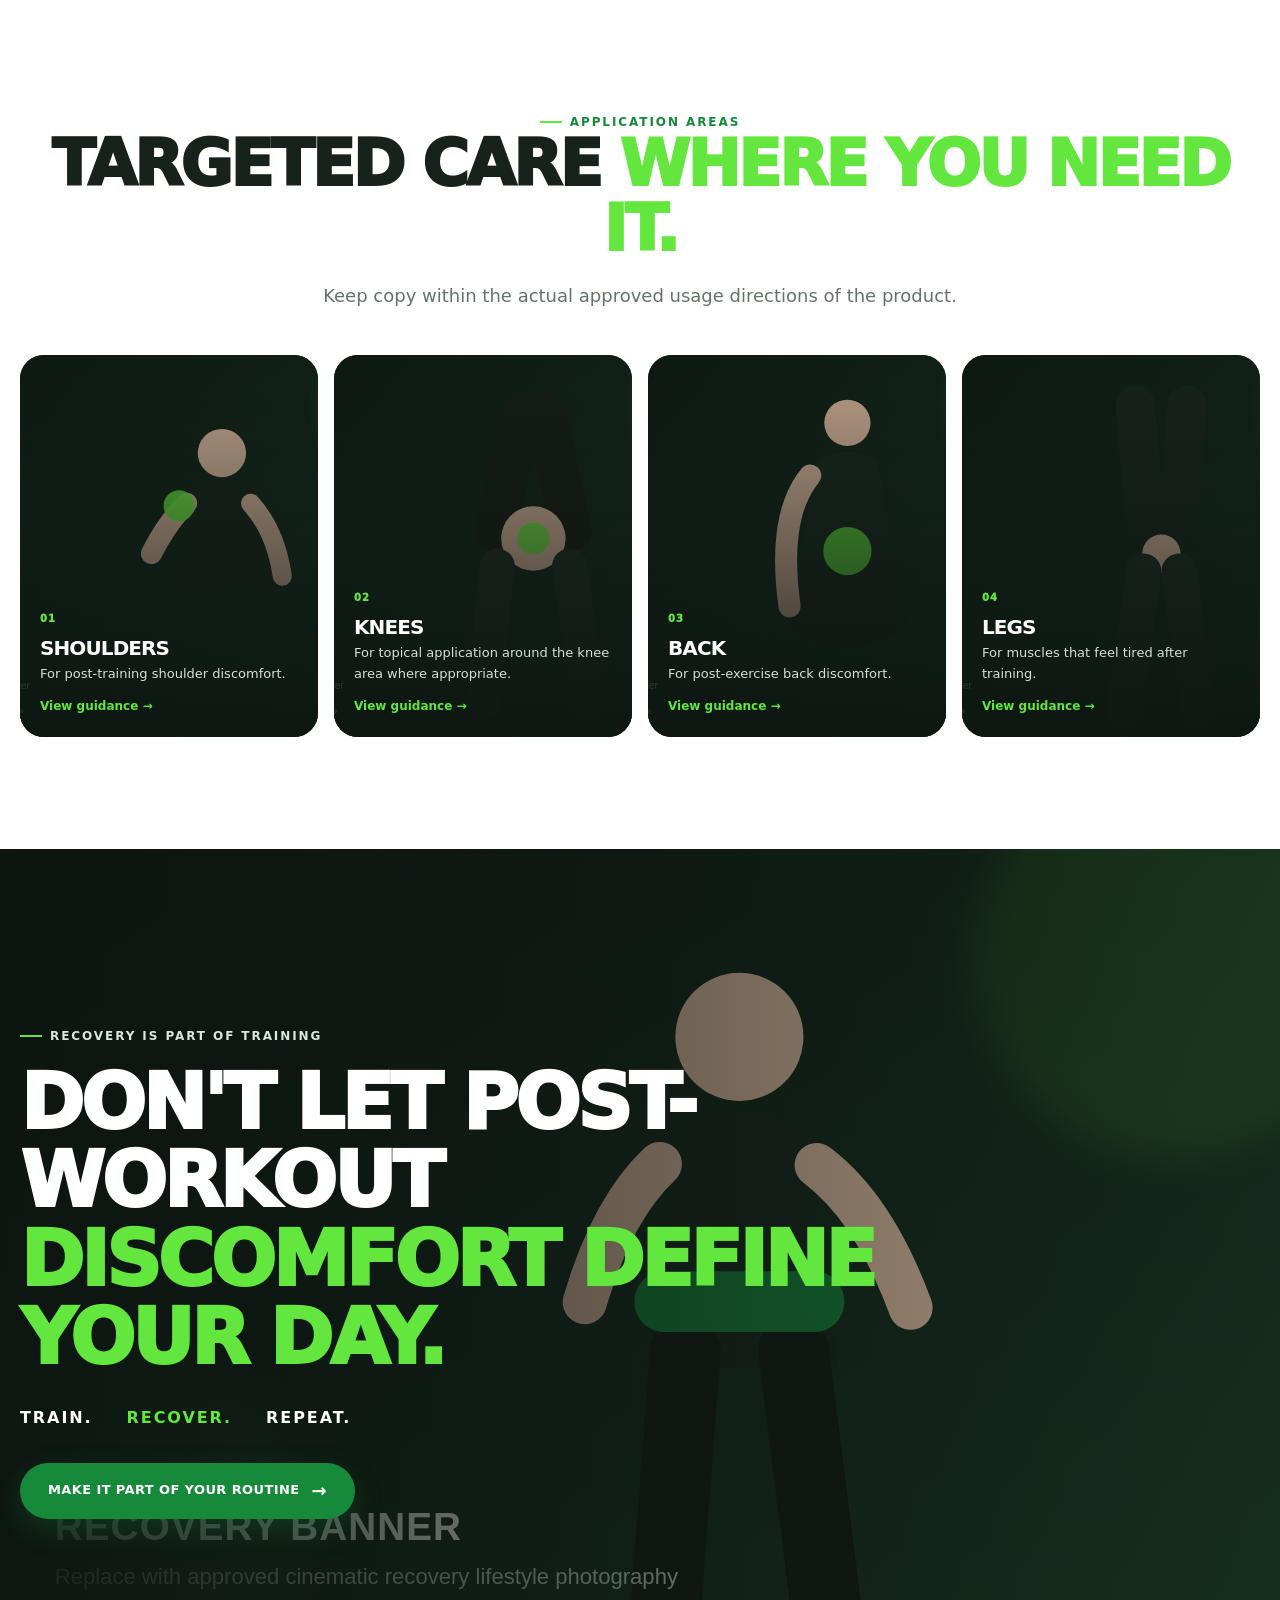
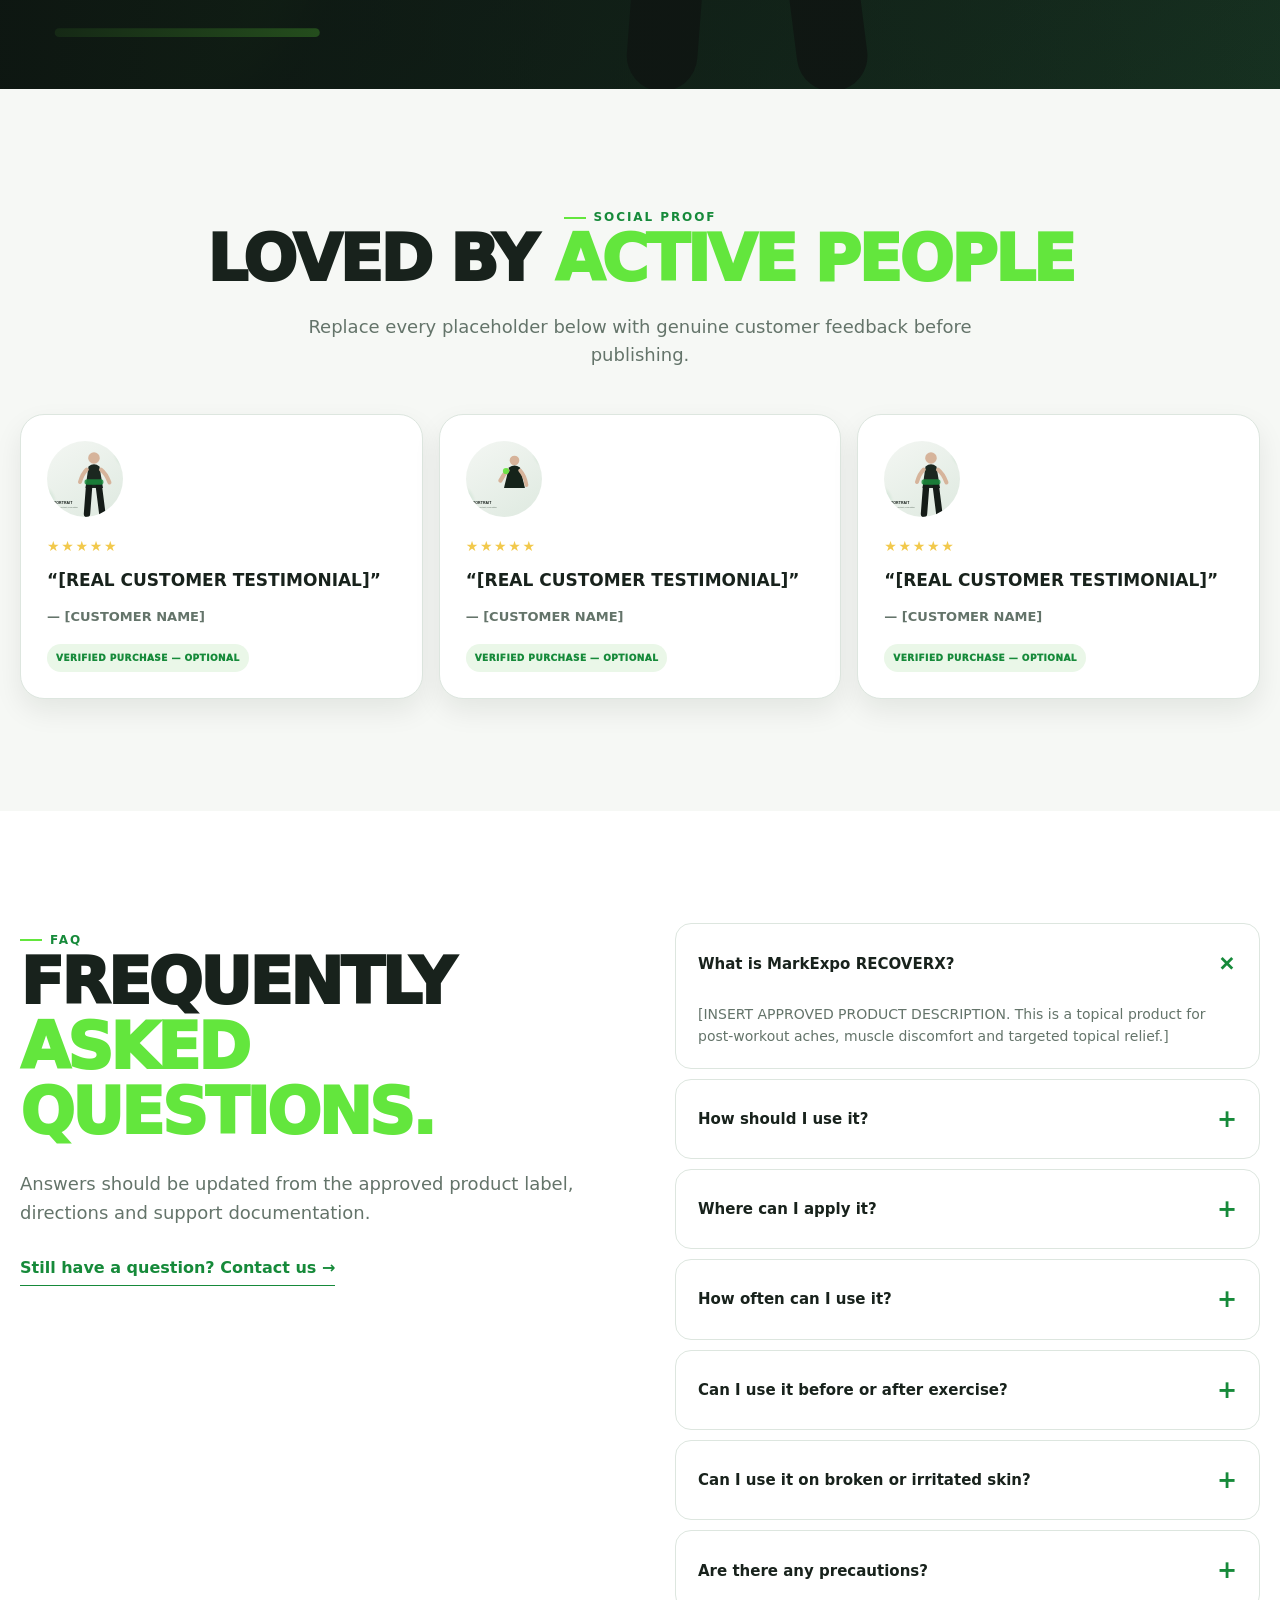
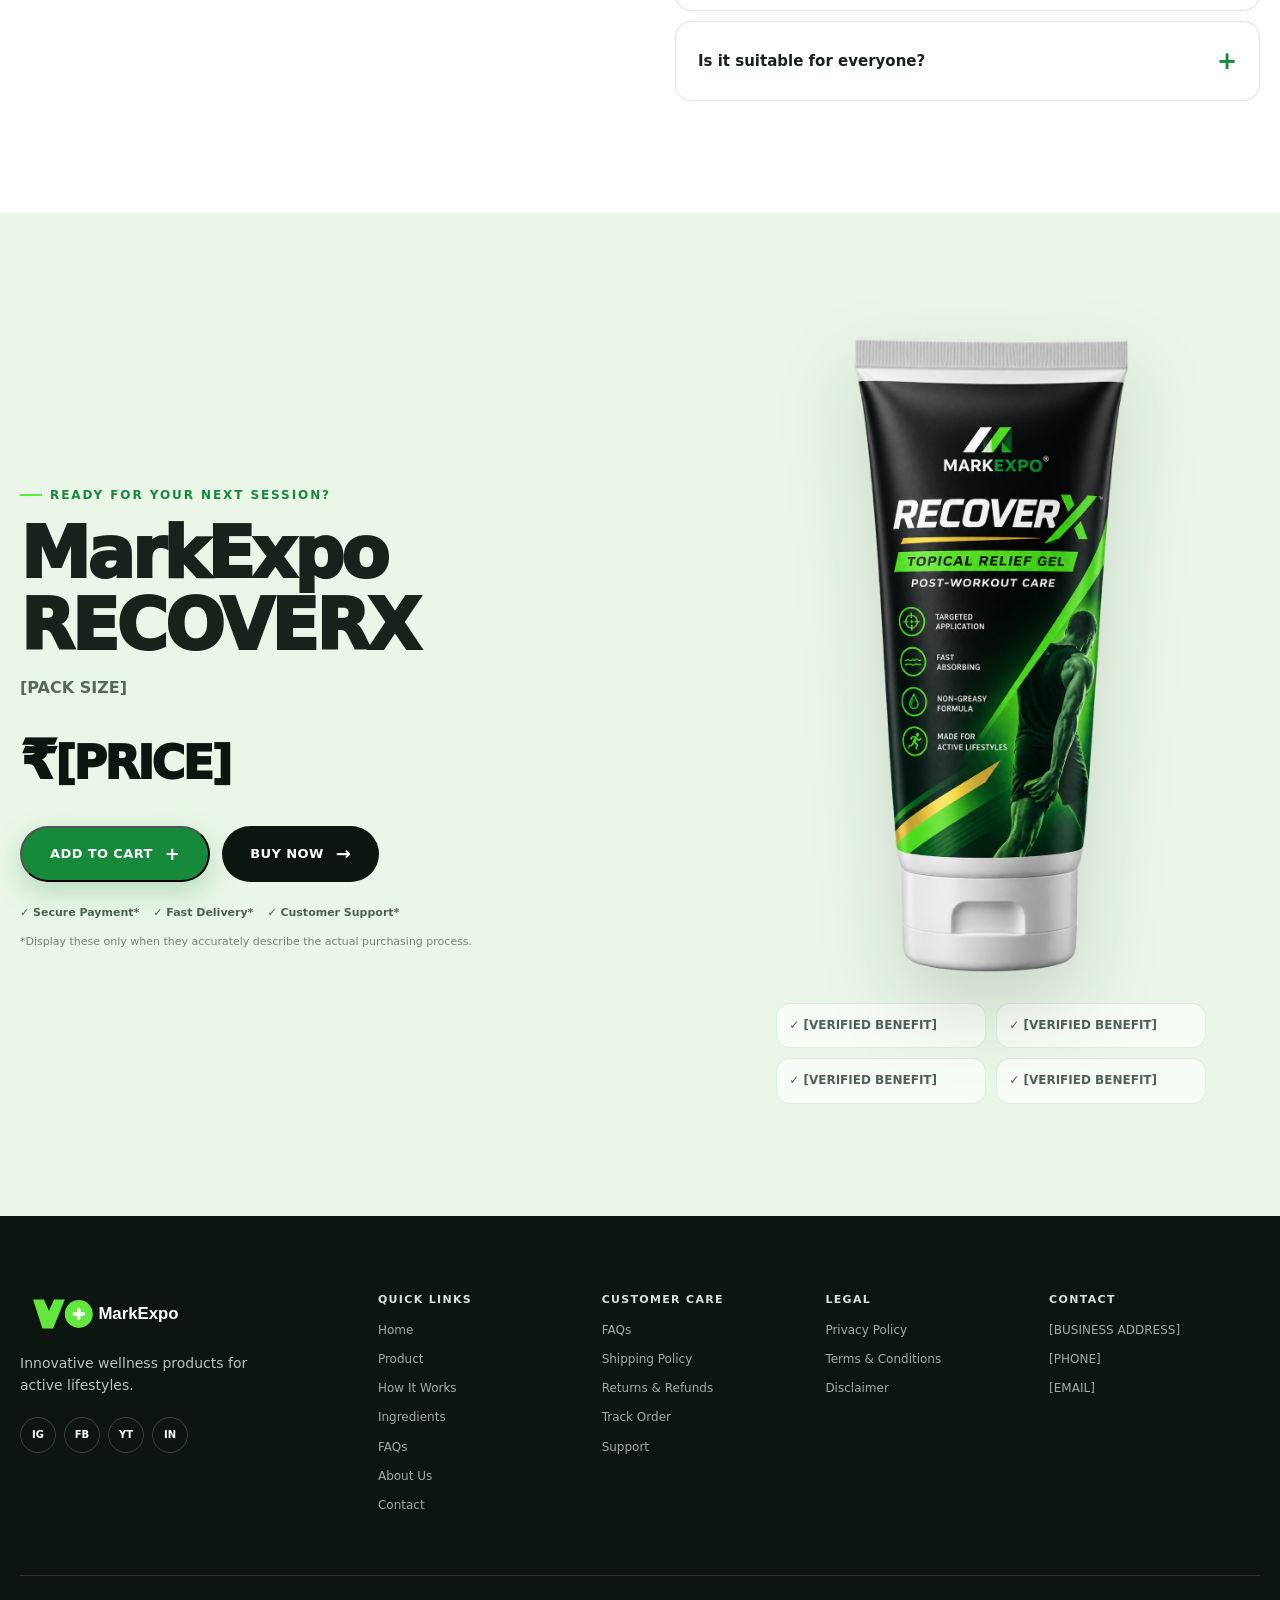
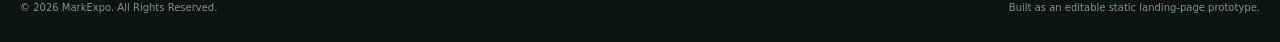
<file: markexpo-post-workout-landing/index.html>
<!doctype html>
<html lang="en">
<head>
  <meta charset="utf-8">
  <meta name="viewport" content="width=device-width, initial-scale=1">
  <title>MarkExpo RECOVERX | Post-Workout Topical Relief | MarkExpo</title>
  <meta name="description" content="Discover MarkExpo RECOVERX, a topical product designed for targeted post-workout care and muscle discomfort. Explore how to use it and learn more.">
  <meta name="keywords" content="post-workout relief, topical pain relief, muscle discomfort, gym recovery, post workout care, topical relief">
  <meta name="theme-color" content="#0D1511">
  <link rel="icon" href="assets/markexpo-logo.svg" type="image/svg+xml">
  <link rel="stylesheet" href="styles.css">
</head>

<body>
  <a class="skip-link" href="#main">Skip to content</a>

  <header class="site-header" id="siteHeader">
    <div class="container header-inner">
      <a class="brand" href="#home" aria-label="MarkExpo home">
        <img src="assets/markexpo-logo.svg" alt="MarkExpo">
      </a>

      <nav class="desktop-nav" aria-label="Primary">
        <a href="#home">Home</a>
        <a href="#product">Product</a>
        <a href="#how-it-works">How It Works</a>
        <a href="#ingredients">Ingredients</a>
        <a href="#faqs">FAQs</a>
        <a href="#about">About Us</a>
        <a href="#contact">Contact</a>
      </nav>

      <div class="header-actions">
        <button class="icon-btn cart-btn" aria-label="Cart" type="button">
          <span class="cart-count" id="cartCount">0</span>
          <svg viewBox="0 0 24 24" aria-hidden="true"><path d="M6 7h12l-1 12H7L6 7Zm3 0a3 3 0 1 1 6 0" fill="none" stroke="currentColor" stroke-width="1.8" stroke-linecap="round" stroke-linejoin="round"/></svg>
        </button>
        <a class="btn btn-primary btn-sm" href="#purchase">BUY NOW <span>→</span></a>
        <button class="menu-toggle" id="menuToggle" aria-expanded="false" aria-controls="mobileNav" type="button">
          <span></span><span></span><span></span>
        </button>
      </div>
    </div>

    <nav class="mobile-nav" id="mobileNav" aria-label="Mobile">
      <a href="#home">Home</a>
      <a href="#product">Product</a>
      <a href="#how-it-works">How It Works</a>
      <a href="#ingredients">Ingredients</a>
      <a href="#faqs">FAQs</a>
      <a href="#about">About Us</a>
      <a href="#contact">Contact</a>
      <a class="btn btn-primary" href="#purchase">BUY NOW <span>→</span></a>
    </nav>
  </header>

  <main id="main">
    <!-- 01 HERO -->
    <section class="hero" id="home">
      <div class="hero-media">
        <img src="assets/hero-athlete.svg" alt="Premium gym lifestyle image placeholder for MarkExpo post-workout topical care" fetchpriority="high">
        <div class="hero-overlay"></div>
      </div>

      <div class="container hero-grid">
        <div class="hero-copy">
          <div class="eyebrow">POST-WORKOUT TOPICAL CARE</div>
          <h1>TRAIN HARD.<br>RECOVER <span>SMARTER.</span></h1>
          <p class="hero-lead">Targeted topical care designed for your post-workout routine and areas experiencing muscle aches and discomfort.</p>

          <div class="cta-row">
            <a class="btn btn-primary btn-lg" href="#purchase">BUY NOW <span>→</span></a>
            <a class="btn btn-outline-light btn-lg" href="#how-it-works">SEE HOW IT WORKS</a>
          </div>

          <div class="benefit-row" aria-label="Product descriptors">
            <div class="mini-benefit"><span class="mini-icon">◎</span><span>Targeted Application</span></div>
            <div class="mini-benefit"><span class="mini-icon">↯</span><span>Fast Absorbing*</span></div>
            <div class="mini-benefit"><span class="mini-icon">○</span><span>Non-Greasy*</span></div>
            <div class="mini-benefit"><span class="mini-icon">↗</span><span>Made for Active Lifestyles</span></div>
          </div>
          <p class="micro-note">*Keep these descriptors only when supported by the actual product information.</p>
        </div>

        <div class="hero-product">
          <div class="product-glow"></div>
          <img src="assets/markexpo-recoverx-packshot.png" alt="MarkExpo RECOVERX placeholder packshot" class="floating-product">
          <div class="product-badge">MADE FOR<br>ACTIVE PEOPLE<span>†</span></div>
          <p class="micro-note badge-note">†Optional badge — use only if this positioning is approved.</p>
        </div>
      </div>
    </section>

    <!-- 02 PROBLEM -->
    <section class="section section-white" id="problem">
      <div class="container split">
        <div class="section-copy reveal">
          <div class="eyebrow eyebrow-green">THE POST-WORKOUT MOMENT</div>
          <h2>YOUR WORKOUT ENDS.<br><span>THE ACHES CAN LINGER.</span></h2>
          <p>Intense training can leave muscles feeling sore, tired and uncomfortable. A targeted topical product can become a convenient part of your post-workout care routine.</p>
          <a class="text-link" href="#product">Explore MarkExpo RECOVERX <span>→</span></a>
        </div>

        <div class="card-stack reveal">
          <article class="image-card">
            <img src="assets/muscle-discomfort.svg" alt="Muscle discomfort lifestyle placeholder" loading="lazy">
            <div class="image-card-content"><span>01</span><h3>MUSCLE DISCOMFORT</h3><p>Post-workout discomfort after demanding training.</p></div>
          </article>
          <article class="image-card offset">
            <img src="assets/training-fatigue.svg" alt="Training fatigue lifestyle placeholder" loading="lazy">
            <div class="image-card-content"><span>02</span><h3>TRAINING FATIGUE</h3><p>The body can feel tired after intense exercise.</p></div>
          </article>
          <article class="image-card">
            <img src="assets/targeted-application.svg" alt="Targeted topical application placeholder" loading="lazy">
            <div class="image-card-content"><span>03</span><h3>TARGETED CARE</h3><p>Apply to the relevant area according to product directions.</p></div>
          </article>
        </div>
      </div>
    </section>

    <!-- 03 PRODUCT -->
    <section class="section section-mint" id="product">
      <div class="container split split-product">
        <div class="product-stage reveal">
          <div class="stage-orb one"></div>
          <div class="stage-orb two"></div>
          <img src="assets/markexpo-recoverx-packshot.png" alt="MarkExpo RECOVERX product packshot placeholder" loading="lazy">
          <div class="stage-caption">REAL PRODUCT PACKSHOT REQUIRED BEFORE PUBLISHING</div>
        </div>

        <div class="section-copy reveal">
          <div class="eyebrow eyebrow-green">MEET MarkExpo RECOVERX</div>
          <h2>TARGETED CARE FOR A <span>MORE ACTIVE YOU.</span></h2>
          <p>MarkExpo RECOVERX is a topical product designed for convenient application to areas experiencing post-workout aches and discomfort.</p>

          <div class="icon-benefits">
            <div class="icon-benefit"><div class="round-icon">◎</div><div><b>TARGETED</b><p>Apply to the relevant area.</p></div></div>
            <div class="icon-benefit"><div class="round-icon">＋</div><div><b>CONVENIENT</b><p>Easy to incorporate into a post-workout routine.</p></div></div>
            <div class="icon-benefit"><div class="round-icon">↗</div><div><b>ACTIVE LIFESTYLE</b><p>Designed for people who train and stay active.</p></div></div>
            <div class="icon-benefit"><div class="round-icon">✓</div><div><b>EASY APPLICATION</b><p>Simple topical application according to product directions.</p></div></div>
          </div>
          <a class="btn btn-primary btn-lg" href="#purchase">BUY NOW <span>→</span></a>
        </div>
      </div>
    </section>

    <!-- 04 WHY -->
    <section class="section section-light" id="why">
      <div class="container centered">
        <div class="eyebrow eyebrow-green">WHY MarkExpo RECOVERX?</div>
        <h2>BUILT AROUND THE NEEDS OF PEOPLE WHO <span>MOVE.</span></h2>
        <p class="section-intro">Built around the needs of people who train, move and stay active.</p>

        <div class="feature-grid reveal">
          <article class="feature-card"><div class="num">01</div><div class="feature-icon">◎</div><h3>TARGETED</h3><p>Direct topical application to the relevant area.</p></article>
          <article class="feature-card"><div class="num">02</div><div class="feature-icon">▣</div><h3>CONVENIENT</h3><p>Easy to carry in a gym bag or keep at home.</p></article>
          <article class="feature-card"><div class="num">03</div><div class="feature-icon">↯</div><h3>QUICK ROUTINE</h3><p>Simple application as part of your post-workout routine.</p></article>
          <article class="feature-card"><div class="num">04</div><div class="feature-icon">↗</div><h3>ACTIVE LIFESTYLE</h3><p>Designed for active consumers.</p></article>
        </div>
        <p class="micro-note dark-note">Do not use unsupported claims such as “instant cure”, “100% pain elimination”, “clinically proven”, “zero side effects” or “best in India” unless verified and approved product information supports them.</p>
      </div>
    </section>

    <!-- 05 HOW IT WORKS -->
    <section class="section section-white" id="how-it-works">
      <div class="container centered">
        <div class="eyebrow eyebrow-green">HOW TO USE</div>
        <h2>SIMPLE. TARGETED. <span>READY WHEN YOU ARE.</span></h2>
        <div class="steps-grid reveal">
          <article class="step-card">
            <div class="step-media"><img src="assets/step-1-apply.svg" alt="Step 1 apply placeholder" loading="lazy"><span>01</span></div>
            <div class="step-body"><h3>APPLY</h3><p>Apply the recommended amount to the relevant area according to the product label.</p></div>
          </article>
          <article class="step-card">
            <div class="step-media"><img src="assets/step-2-massage.svg" alt="Step 2 massage placeholder" loading="lazy"><span>02</span></div>
            <div class="step-body"><h3>MASSAGE</h3><p>Gently massage as directed.</p></div>
          </article>
          <article class="step-card">
            <div class="step-media"><img src="assets/step-3-routine.svg" alt="Step 3 continue routine placeholder" loading="lazy"><span>03</span></div>
            <div class="step-body"><h3>CONTINUE YOUR ROUTINE</h3><p>Make it part of your normal post-workout care routine.</p></div>
          </article>
        </div>
      </div>
    </section>

    <!-- 06 INGREDIENTS -->
    <section class="section section-light" id="ingredients">
      <div class="container split">
        <div class="formulation-stage reveal">
          <img src="assets/ingredient-formulation.svg" alt="Ingredient and formulation visual placeholder" loading="lazy">
          <div class="formulation-note">Replace this visual with the approved formulation / ingredient creative.</div>
        </div>

        <div class="section-copy reveal">
          <div class="eyebrow eyebrow-green">INGREDIENTS / FORMULATION</div>
          <h2>WHAT'S <span>INSIDE?</span></h2>
          <p class="section-intro left">Keep every ingredient name and purpose aligned to the approved label and formulation documentation.</p>

          <div class="ingredient-list">
            <article class="ingredient-card"><span>01</span><div><h3>[ACTIVE INGREDIENT]</h3><p>[Short verified purpose]</p></div></article>
            <article class="ingredient-card"><span>02</span><div><h3>[INGREDIENT 2]</h3><p>[Short verified purpose]</p></div></article>
            <article class="ingredient-card"><span>03</span><div><h3>[INGREDIENT 3]</h3><p>[Short verified purpose]</p></div></article>
          </div>
          <p class="micro-note dark-note">Ingredient information shown here should match the approved product label and formulation documentation.</p>
        </div>
      </div>
    </section>

    <!-- 07 APPLICATION AREAS -->
    <section class="section section-white" id="areas">
      <div class="container centered">
        <div class="eyebrow eyebrow-green">APPLICATION AREAS</div>
        <h2>TARGETED CARE <span>WHERE YOU NEED IT.</span></h2>
        <p class="section-intro">Keep copy within the actual approved usage directions of the product.</p>

        <div class="areas-grid reveal">
          <article class="area-card"><img src="assets/shoulder.svg" alt="Shoulder application placeholder" loading="lazy"><div class="area-overlay"><span>01</span><h3>SHOULDERS</h3><p>For post-training shoulder discomfort.</p><a href="#faq-where">View guidance →</a></div></article>
          <article class="area-card"><img src="assets/knee.svg" alt="Knee application placeholder" loading="lazy"><div class="area-overlay"><span>02</span><h3>KNEES</h3><p>For topical application around the knee area where appropriate.</p><a href="#faq-where">View guidance →</a></div></article>
          <article class="area-card"><img src="assets/back.svg" alt="Back application placeholder" loading="lazy"><div class="area-overlay"><span>03</span><h3>BACK</h3><p>For post-exercise back discomfort.</p><a href="#faq-where">View guidance →</a></div></article>
          <article class="area-card"><img src="assets/legs.svg" alt="Leg application placeholder" loading="lazy"><div class="area-overlay"><span>04</span><h3>LEGS</h3><p>For muscles that feel tired after training.</p><a href="#faq-where">View guidance →</a></div></article>
        </div>
      </div>
    </section>

    <!-- 08 LIFESTYLE BANNER -->
    <section class="lifestyle-banner">
      <img src="assets/recovery-banner.svg" alt="Athlete finishing a workout placeholder" loading="lazy">
      <div class="lifestyle-overlay"></div>
      <div class="container lifestyle-copy reveal">
        <div class="eyebrow">RECOVERY IS PART OF TRAINING</div>
        <h2>DON'T LET POST-WORKOUT<br><span>DISCOMFORT DEFINE YOUR DAY.</span></h2>
        <div class="banner-mantra"><b>TRAIN.</b><b>RECOVER.</b><b>REPEAT.</b></div>
        <a class="btn btn-primary btn-lg" href="#purchase">MAKE IT PART OF YOUR ROUTINE <span>→</span></a>
      </div>
    </section>

    <!-- 09 SOCIAL PROOF -->
    <section class="section section-light" id="reviews">
      <div class="container centered">
        <div class="eyebrow eyebrow-green">SOCIAL PROOF</div>
        <h2>LOVED BY <span>ACTIVE PEOPLE</span></h2>
        <p class="section-intro">Replace every placeholder below with genuine customer feedback before publishing.</p>

        <div class="testimonial-grid reveal">
          <article class="testimonial">
            <img src="assets/testimonial-1.svg" alt="Customer portrait placeholder" loading="lazy">
            <div class="stars" aria-label="Placeholder rating">★★★★★</div>
            <blockquote>“[REAL CUSTOMER TESTIMONIAL]”</blockquote>
            <p>— [CUSTOMER NAME]</p>
            <span class="verified-placeholder">VERIFIED PURCHASE — OPTIONAL</span>
          </article>
          <article class="testimonial">
            <img src="assets/testimonial-2.svg" alt="Customer portrait placeholder" loading="lazy">
            <div class="stars" aria-label="Placeholder rating">★★★★★</div>
            <blockquote>“[REAL CUSTOMER TESTIMONIAL]”</blockquote>
            <p>— [CUSTOMER NAME]</p>
            <span class="verified-placeholder">VERIFIED PURCHASE — OPTIONAL</span>
          </article>
          <article class="testimonial">
            <img src="assets/testimonial-3.svg" alt="Customer portrait placeholder" loading="lazy">
            <div class="stars" aria-label="Placeholder rating">★★★★★</div>
            <blockquote>“[REAL CUSTOMER TESTIMONIAL]”</blockquote>
            <p>— [CUSTOMER NAME]</p>
            <span class="verified-placeholder">VERIFIED PURCHASE — OPTIONAL</span>
          </article>
        </div>
      </div>
    </section>

    <!-- 10 FAQ -->
    <section class="section section-white" id="faqs">
      <div class="container split faq-split">
        <div class="section-copy reveal">
          <div class="eyebrow eyebrow-green">FAQ</div>
          <h2>FREQUENTLY<br><span>ASKED QUESTIONS.</span></h2>
          <p>Answers should be updated from the approved product label, directions and support documentation.</p>
          <a class="text-link" href="#contact">Still have a question? Contact us →</a>
        </div>

        <div class="accordion reveal">
          <article class="faq-item open" id="faq-what">
            <button class="faq-q" type="button" aria-expanded="true">What is MarkExpo RECOVERX? <span>+</span></button>
            <div class="faq-a"><p>[INSERT APPROVED PRODUCT DESCRIPTION. This is a topical product for post-workout aches, muscle discomfort and targeted topical relief.]</p></div>
          </article>
          <article class="faq-item">
            <button class="faq-q" type="button" aria-expanded="false">How should I use it? <span>+</span></button>
            <div class="faq-a"><p>[INSERT APPROVED DIRECTIONS FOR USE.]</p></div>
          </article>
          <article class="faq-item" id="faq-where">
            <button class="faq-q" type="button" aria-expanded="false">Where can I apply it? <span>+</span></button>
            <div class="faq-a"><p>[INSERT APPROVED APPLICATION AREAS AND ANY RESTRICTIONS.]</p></div>
          </article>
          <article class="faq-item">
            <button class="faq-q" type="button" aria-expanded="false">How often can I use it? <span>+</span></button>
            <div class="faq-a"><p>[INSERT APPROVED FREQUENCY.]</p></div>
          </article>
          <article class="faq-item">
            <button class="faq-q" type="button" aria-expanded="false">Can I use it before or after exercise? <span>+</span></button>
            <div class="faq-a"><p>[INSERT APPROVED TIMING GUIDANCE.]</p></div>
          </article>
          <article class="faq-item">
            <button class="faq-q" type="button" aria-expanded="false">Can I use it on broken or irritated skin? <span>+</span></button>
            <div class="faq-a"><p>[INSERT APPROVED SKIN-SAFETY GUIDANCE.]</p></div>
          </article>
          <article class="faq-item">
            <button class="faq-q" type="button" aria-expanded="false">Are there any precautions? <span>+</span></button>
            <div class="faq-a"><p>[INSERT APPROVED PRECAUTIONS AND WARNINGS.]</p></div>
          </article>
          <article class="faq-item">
            <button class="faq-q" type="button" aria-expanded="false">Is it suitable for everyone? <span>+</span></button>
            <div class="faq-a"><p>[INSERT APPROVED USER ELIGIBILITY / RESTRICTIONS.]</p></div>
          </article>
        </div>
      </div>
    </section>

    <!-- 11 PURCHASE CTA -->
    <section class="section section-mint purchase" id="purchase">
      <div class="container purchase-grid">
        <div class="purchase-copy reveal">
          <div class="eyebrow eyebrow-green">READY FOR YOUR NEXT SESSION?</div>
          <h2>MarkExpo RECOVERX</h2>
          <p class="pack-size">[PACK SIZE]</p>
          <div class="price">₹<span>[PRICE]</span></div>

          <div class="purchase-actions">
            <button class="btn btn-primary btn-lg add-cart" id="addCart" type="button">ADD TO CART <span>+</span></button>
            <a class="btn btn-dark btn-lg" href="#contact">BUY NOW <span>→</span></a>
          </div>

          <div class="trust-row">
            <span>✓ Secure Payment*</span>
            <span>✓ Fast Delivery*</span>
            <span>✓ Customer Support*</span>
          </div>
          <p class="micro-note dark-note">*Display these only when they accurately describe the actual purchasing process.</p>
        </div>

        <div class="purchase-product reveal">
          <img src="assets/markexpo-recoverx-packshot.png" alt="MarkExpo RECOVERX product packshot placeholder" loading="lazy">
          <div class="benefit-checklist">
            <div>✓ [VERIFIED BENEFIT]</div>
            <div>✓ [VERIFIED BENEFIT]</div>
            <div>✓ [VERIFIED BENEFIT]</div>
            <div>✓ [VERIFIED BENEFIT]</div>
          </div>
        </div>
      </div>
    </section>
  </main>

  <!-- 12 FOOTER -->
  <footer class="footer" id="about">
    <div class="container footer-grid">
      <div class="footer-brand">
        <img src="assets/markexpo-logo-white.svg" alt="MarkExpo">
        <p>Innovative wellness products for active lifestyles.</p>
        <div class="socials" aria-label="Social media">
          <a href="#" aria-label="Instagram">IG</a>
          <a href="#" aria-label="Facebook">FB</a>
          <a href="#" aria-label="YouTube">YT</a>
          <a href="#" aria-label="LinkedIn">IN</a>
        </div>
      </div>

      <div class="footer-col">
        <h3>QUICK LINKS</h3>
        <a href="#home">Home</a><a href="#product">Product</a><a href="#how-it-works">How It Works</a><a href="#ingredients">Ingredients</a><a href="#faqs">FAQs</a><a href="#about">About Us</a><a href="#contact">Contact</a>
      </div>

      <div class="footer-col">
        <h3>CUSTOMER CARE</h3>
        <a href="#faqs">FAQs</a><a href="#">Shipping Policy</a><a href="#">Returns & Refunds</a><a href="#">Track Order</a><a href="#contact">Support</a>
      </div>

      <div class="footer-col">
        <h3>LEGAL</h3>
        <a href="#">Privacy Policy</a><a href="#">Terms & Conditions</a><a href="#">Disclaimer</a>
      </div>

      <div class="footer-col contact" id="contact">
        <h3>CONTACT</h3>
        <p>[BUSINESS ADDRESS]</p>
        <p>[PHONE]</p>
        <p>[EMAIL]</p>
      </div>
    </div>

    <div class="container footer-bottom">
      <p>© <span id="year">2026</span> MarkExpo. All Rights Reserved.</p>
      <p>Built as an editable static landing-page prototype.</p>
    </div>
  </footer>

  <div class="mobile-buybar" aria-label="Mobile purchase bar">
    <div><small>POST-WORKOUT TOPICAL CARE</small><strong>MarkExpo RECOVERX</strong></div>
    <a class="btn btn-primary" href="#purchase">BUY NOW <span>→</span></a>
  </div>

  <div class="toast" id="toast" role="status" aria-live="polite">Added to cart.</div>

  <script src="script.js" defer></script>
</body>
</html>
</file>
<file: styles.css>
:root{
  --charcoal:#0D1511;
  --green:#168A3A;
  --bright:#63E63D;
  --mint:#EAF7E8;
  --white:#FFFFFF;
  --light:#F6F8F5;
  --gold:#F2C94C;
  --ink:#18221C;
  --muted:#64746A;
  --line:#DDE6DF;
  --shadow:0 24px 60px rgba(13,21,17,.10);
  --shadow-sm:0 12px 28px rgba(13,21,17,.08);
  --radius:24px;
  --max:1240px;
  --ease:cubic-bezier(.2,.7,.2,1);
}
*{box-sizing:border-box}
html{scroll-behavior:smooth}
body{margin:0;font-family:Inter,ui-sans-serif,system-ui,-apple-system,BlinkMacSystemFont,"Segoe UI",sans-serif;color:var(--ink);background:var(--white);line-height:1.6}
img{display:block;max-width:100%}
a{text-decoration:none;color:inherit}
button,input{font:inherit}
button{cursor:pointer}
.container{width:min(var(--max),calc(100% - 40px));margin-inline:auto}
.skip-link{position:fixed;left:16px;top:-100px;z-index:9999;padding:12px 16px;background:var(--bright);color:var(--charcoal);font-weight:800;border-radius:12px}
.skip-link:focus{top:16px}
.section{padding:112px 0;scroll-margin-top:86px}
.section-white{background:var(--white)}
.section-light{background:var(--light)}
.section-mint{background:var(--mint)}
.centered{text-align:center}
.eyebrow{display:inline-flex;gap:8px;align-items:center;font-size:12px;font-weight:900;letter-spacing:.16em;text-transform:uppercase;color:#D9E7DC}
.eyebrow:before{content:"";width:22px;height:2px;background:var(--bright)}
.eyebrow-green{color:var(--green)}
h1,h2,h3{font-family:Montserrat,Manrope,Inter,ui-sans-serif,system-ui,sans-serif;letter-spacing:-.045em;margin:0;line-height:1.02}
h1{font-size:clamp(54px,7vw,94px);font-weight:950;color:var(--white)}
h1 span,h2 span{color:var(--bright)}
h2{font-size:clamp(42px,5vw,68px);font-weight:950}
h3{font-size:20px;font-weight:850}
p{margin:0;color:var(--muted)}
.section-copy{max-width:620px}
.section-copy p{font-size:18px;margin-top:24px;max-width:580px}
.section-copy.centered{margin-inline:auto}
.section-intro{max-width:680px;margin:20px auto 0;font-size:18px}
.section-intro.left{margin-left:0}
.text-link{display:inline-flex;gap:8px;align-items:center;margin-top:28px;font-weight:850;color:var(--green);border-bottom:1px solid currentColor;padding-bottom:4px}
.micro-note{margin-top:12px;font-size:11px;line-height:1.5;color:#C1CEC4}
.dark-note{color:#74837A}

.btn{display:inline-flex;align-items:center;justify-content:center;gap:12px;border-radius:999px;padding:15px 24px;font-weight:900;font-size:13px;letter-spacing:.03em;transition:transform .25s var(--ease),box-shadow .25s var(--ease),background .25s var(--ease),color .25s var(--ease),border-color .25s var(--ease)}
.btn span{font-size:18px;line-height:1}
.btn:hover{transform:translateY(-3px)}
.btn-primary{background:var(--green);color:var(--white);box-shadow:0 10px 28px rgba(22,138,58,.25)}
.btn-primary:hover{background:#126E2F;box-shadow:0 15px 34px rgba(22,138,58,.32)}
.btn-dark{background:var(--charcoal);color:var(--white)}
.btn-outline-light{border:1px solid rgba(255,255,255,.45);color:var(--white);background:rgba(255,255,255,.04);backdrop-filter:blur(10px)}
.btn-outline-light:hover{background:var(--white);border-color:var(--white);color:var(--charcoal)}
.btn-lg{min-height:56px;padding-inline:28px}
.btn-sm{padding:11px 18px}

.site-header{position:fixed;inset:0 0 auto 0;z-index:1000;transition:background .35s ease,box-shadow .35s ease,transform .35s ease}
.site-header.scrolled{background:rgba(255,255,255,.96);box-shadow:0 1px 0 rgba(13,21,17,.08);backdrop-filter:blur(12px)}
.header-inner{height:78px;display:flex;align-items:center;gap:24px}
.brand{display:block;min-width:150px}
.brand img{width:148px;height:auto}
.desktop-nav{display:flex;align-items:center;gap:20px;margin-left:auto}
.desktop-nav a{font-size:12px;font-weight:800;color:var(--white);opacity:.9;transition:color .2s ease,opacity .2s ease}
.scrolled .desktop-nav a{color:var(--ink)}
.desktop-nav a:hover{color:var(--green);opacity:1}
.header-actions{display:flex;align-items:center;gap:12px;margin-left:8px}
.icon-btn{position:relative;border:0;background:transparent;color:var(--white);width:38px;height:38px;display:grid;place-items:center;border-radius:50%;transition:background .2s,color .2s}
.scrolled .icon-btn{color:var(--ink)}
.icon-btn:hover{background:rgba(255,255,255,.12)}
.scrolled .icon-btn:hover{background:var(--light)}
.icon-btn svg{width:22px}
.cart-count{position:absolute;right:2px;top:0;min-width:16px;height:16px;padding:0 4px;border-radius:999px;background:var(--gold);color:var(--charcoal);font-size:9px;font-weight:900;display:none;align-items:center;justify-content:center}
.menu-toggle{display:none;border:0;background:transparent;width:40px;height:40px;padding:8px}
.menu-toggle span{display:block;height:2px;background:currentColor;margin:5px 0;border-radius:2px}
.mobile-nav{display:none}

.hero{position:relative;min-height:94vh;display:grid;align-items:center;overflow:hidden;background:var(--charcoal);scroll-margin-top:0}
.hero-media,.hero-overlay{position:absolute;inset:0}
.hero-media img{width:100%;height:100%;object-fit:cover}
.hero-overlay{background:linear-gradient(90deg,rgba(13,21,17,.94) 0%,rgba(13,21,17,.72) 45%,rgba(13,21,17,.22) 100%)}
.hero-grid{position:relative;z-index:2;display:grid;grid-template-columns:minmax(0,1.1fr) minmax(380px,.9fr);gap:40px;align-items:center;padding-top:90px}
.hero-copy{max-width:730px}
.hero-lead{max-width:680px;font-size:19px;color:#D8E0DB;margin:28px 0 30px}
.cta-row{display:flex;flex-wrap:wrap;gap:12px}
.benefit-row{display:flex;flex-wrap:wrap;gap:10px;margin-top:28px}
.mini-benefit{display:inline-flex;align-items:center;gap:8px;padding:9px 12px;border:1px solid rgba(255,255,255,.13);background:rgba(255,255,255,.06);border-radius:999px;color:#E8F0EB;font-size:11px;font-weight:800;backdrop-filter:blur(7px)}
.mini-icon{width:20px;height:20px;border-radius:50%;display:grid;place-items:center;background:rgba(99,230,61,.12);color:var(--bright)}
.hero-product{position:relative;min-height:600px;display:grid;place-items:center}
.product-glow{position:absolute;width:360px;height:360px;border-radius:50%;background:rgba(99,230,61,.22);filter:blur(25px)}
.floating-product{position:relative;width:min(420px,90%);filter:drop-shadow(0 42px 45px rgba(0,0,0,.42));animation:float 5s ease-in-out infinite}
.product-badge{position:absolute;right:2%;top:18%;width:118px;height:118px;border-radius:50%;display:grid;place-items:center;text-align:center;background:var(--bright);color:var(--charcoal);font-size:10px;line-height:1.2;font-weight:950;transform:rotate(8deg);box-shadow:0 10px 30px rgba(0,0,0,.16)}
.product-badge span{font-size:8px}
.badge-note{position:absolute;right:2%;top:38%;width:150px;text-align:center}
@keyframes float{0%,100%{transform:translateY(0)}50%{transform:translateY(-10px)}}

.split{display:grid;grid-template-columns:1fr 1fr;gap:70px;align-items:center}
.card-stack{display:grid;grid-template-columns:1fr 1fr;gap:16px}
.image-card{position:relative;overflow:hidden;min-height:240px;border-radius:22px;background:var(--charcoal);box-shadow:var(--shadow-sm)}
.image-card.offset{transform:translateY(34px)}
.image-card:nth-child(3){grid-column:1/-1;min-height:260px}
.image-card img{position:absolute;inset:0;width:100%;height:100%;object-fit:cover}
.image-card:after{content:"";position:absolute;inset:0;background:linear-gradient(180deg,transparent 35%,rgba(13,21,17,.86) 100%)}
.image-card-content{position:absolute;z-index:2;left:18px;right:18px;bottom:16px;color:var(--white)}
.image-card-content>span{display:inline-grid;place-items:center;width:30px;height:30px;border-radius:50%;background:var(--bright);color:var(--charcoal);font-size:11px;font-weight:950}
.image-card h3{margin:10px 0 2px;color:var(--white)}
.image-card p{font-size:13px;color:#D6E0D9}

.split-product{grid-template-columns:1fr 1fr}
.product-stage{position:relative;min-height:560px;border-radius:34px;background:linear-gradient(145deg,#DDF2D9,#F8FFF7);display:grid;place-items:center;overflow:hidden;box-shadow:var(--shadow)}
.product-stage img{width:min(430px,75%);position:relative;z-index:2;filter:drop-shadow(0 30px 35px rgba(13,21,17,.16))}
.stage-orb{position:absolute;border-radius:50%;filter:blur(2px)}
.stage-orb.one{width:240px;height:240px;right:-60px;top:-40px;background:rgba(99,230,61,.25)}
.stage-orb.two{width:190px;height:190px;left:-40px;bottom:-30px;background:rgba(22,138,58,.12)}
.stage-caption{position:absolute;left:24px;bottom:22px;font-size:10px;font-weight:900;letter-spacing:.09em;color:#5F7867;background:rgba(255,255,255,.7);padding:8px 12px;border-radius:999px}
.icon-benefits{display:grid;grid-template-columns:1fr 1fr;gap:20px;margin:30px 0}
.icon-benefit{display:flex;gap:12px;align-items:flex-start}
.round-icon{width:46px;height:46px;flex:0 0 46px;border-radius:50%;display:grid;place-items:center;background:var(--green);color:var(--white);font-size:18px;font-weight:900}
.icon-benefit b{font-size:12px;letter-spacing:.08em}
.icon-benefit p{font-size:13px;line-height:1.4;margin-top:3px}

.feature-grid{display:grid;grid-template-columns:repeat(4,1fr);gap:16px;margin-top:44px}
.feature-card{position:relative;text-align:left;padding:28px;border:1px solid var(--line);background:var(--white);border-radius:22px;min-height:245px;box-shadow:0 6px 0 rgba(22,138,58,0);transition:transform .3s var(--ease),box-shadow .3s var(--ease),border-color .3s}
.feature-card:hover{transform:translateY(-8px);box-shadow:var(--shadow);border-color:#BCD7C1}
.feature-card .num{font-size:11px;color:var(--green);font-weight:950}
.feature-icon{width:54px;height:54px;margin:34px 0 20px;border-radius:17px;background:var(--mint);display:grid;place-items:center;color:var(--green);font-size:24px}
.feature-card h3{font-size:17px}
.feature-card p{font-size:13px;margin-top:8px}

.steps-grid{display:grid;grid-template-columns:repeat(3,1fr);gap:18px;margin-top:44px;text-align:left}
.step-card{border:1px solid var(--line);border-radius:24px;background:var(--light);overflow:hidden;transition:transform .3s var(--ease),box-shadow .3s var(--ease)}
.step-card:hover{transform:translateY(-8px);box-shadow:var(--shadow)}
.step-media{position:relative;aspect-ratio:1.45;overflow:hidden}
.step-media img{width:100%;height:100%;object-fit:cover}
.step-media>span{position:absolute;top:16px;left:16px;width:44px;height:44px;border-radius:50%;display:grid;place-items:center;background:var(--bright);color:var(--charcoal);font-size:12px;font-weight:950}
.step-body{padding:24px}
.step-body h3{font-size:18px}
.step-body p{font-size:14px;margin-top:8px}

.formulation-stage img{width:100%;border-radius:30px;box-shadow:var(--shadow)}
.formulation-note{margin-top:10px;font-size:11px;color:#6B7A70}

.ingredient-list{display:grid;gap:12px;margin-top:30px}
.ingredient-card{display:flex;gap:15px;align-items:flex-start;padding:18px 20px;border:1px solid var(--line);background:var(--white);border-radius:18px}
.ingredient-card>span{width:34px;height:34px;border-radius:50%;display:grid;place-items:center;background:var(--mint);color:var(--green);font-size:10px;font-weight:950}
.ingredient-card h3{font-size:15px;letter-spacing:.01em}
.ingredient-card p{font-size:13px;margin-top:4px}

.areas-grid{display:grid;grid-template-columns:repeat(4,1fr);gap:16px;margin-top:44px;text-align:left}
.area-card{position:relative;border-radius:24px;overflow:hidden;aspect-ratio:.78;background:var(--charcoal);transition:transform .35s var(--ease),box-shadow .35s var(--ease)}
.area-card:hover{transform:translateY(-8px);box-shadow:var(--shadow)}
.area-card img{width:100%;height:100%;object-fit:cover}
.area-card:after{content:"";position:absolute;inset:0;background:linear-gradient(180deg,rgba(13,21,17,.12),rgba(13,21,17,.92))}
.area-overlay{position:absolute;z-index:2;left:20px;right:20px;bottom:20px;color:var(--white)}
.area-overlay>span{font-size:10px;color:var(--bright);font-weight:950;letter-spacing:.1em}
.area-overlay h3{margin-top:8px}
.area-overlay p{font-size:13px;color:#D6E0D8;margin-top:6px}
.area-overlay a{display:inline-block;margin-top:12px;color:var(--bright);font-size:12px;font-weight:850}

.lifestyle-banner{position:relative;min-height:650px;overflow:hidden;background:var(--charcoal)}
.lifestyle-banner>img{position:absolute;inset:0;width:100%;height:100%;object-fit:cover}
.lifestyle-overlay{position:absolute;inset:0;background:linear-gradient(90deg,rgba(13,21,17,.94),rgba(13,21,17,.52),rgba(13,21,17,.12))}
.lifestyle-copy{position:relative;z-index:2;padding-top:170px;padding-bottom:170px}
.lifestyle-copy h2{font-size:clamp(44px,6vw,82px);color:var(--white);max-width:1000px;margin-top:18px}
.banner-mantra{display:flex;gap:34px;color:var(--white);font-size:16px;letter-spacing:.12em;margin:28px 0 32px}
.banner-mantra b:nth-child(2){color:var(--bright)}

.testimonial-grid{display:grid;grid-template-columns:repeat(3,1fr);gap:16px;margin-top:44px;text-align:left}
.testimonial{background:var(--white);border:1px solid var(--line);border-radius:24px;padding:26px;box-shadow:var(--shadow-sm)}
.testimonial img{width:76px;height:76px;border-radius:50%;object-fit:cover}
.stars{color:var(--gold);letter-spacing:.12em;margin:18px 0 10px;font-size:14px}
.testimonial blockquote{font-size:17px;line-height:1.5;font-weight:760;color:var(--ink);margin:0}
.testimonial>p{font-size:13px;margin-top:14px;font-weight:750}
.verified-placeholder{display:inline-flex;margin-top:16px;padding:7px 9px;background:var(--mint);color:var(--green);border-radius:999px;font-size:9px;font-weight:950;letter-spacing:.05em}

.faq-split{align-items:start}
.accordion{display:grid;gap:10px}
.faq-item{border:1px solid var(--line);border-radius:16px;background:var(--white);overflow:hidden}
.faq-q{width:100%;border:0;background:transparent;padding:20px 22px;display:flex;justify-content:space-between;align-items:center;text-align:left;color:var(--ink);font-weight:850;font-size:15px}
.faq-q span{color:var(--green);font-size:24px;transition:transform .25s ease}
.faq-item.open .faq-q span{transform:rotate(45deg)}
.faq-a{display:grid;grid-template-rows:0fr;transition:grid-template-rows .3s var(--ease)}
.faq-a>p{overflow:hidden;padding:0 22px;font-size:14px}
.faq-item.open .faq-a{grid-template-rows:1fr}
.faq-item.open .faq-a>p{padding-bottom:20px}

.purchase{position:relative;overflow:hidden}
.purchase-grid{display:grid;grid-template-columns:1fr .85fr;gap:70px;align-items:center}
.purchase-copy h2{font-size:clamp(44px,5.5vw,76px);margin-top:14px}
.pack-size{margin-top:12px;font-weight:800;color:#58675E}
.price{font-size:54px;font-weight:950;letter-spacing:-.05em;margin-top:18px;color:var(--charcoal)}
.price span{font-size:46px}
.purchase-actions{display:flex;gap:12px;flex-wrap:wrap;margin-top:22px}
.trust-row{display:flex;flex-wrap:wrap;gap:14px;margin-top:22px}
.trust-row span{font-size:11px;font-weight:850;color:#4E6155}
.purchase-product{position:relative;text-align:center}
.purchase-product>img{width:min(440px,90%);margin-inline:auto;filter:drop-shadow(0 35px 40px rgba(13,21,17,.15))}
.benefit-checklist{display:grid;grid-template-columns:1fr 1fr;gap:10px;text-align:left;margin:18px auto 0;max-width:430px}
.benefit-checklist div{font-size:12px;font-weight:850;color:#4E6155;background:rgba(255,255,255,.65);border:1px solid rgba(22,138,58,.12);border-radius:14px;padding:12px}

.footer{background:var(--charcoal);color:var(--white);padding:78px 0 0}
.footer-grid{display:grid;grid-template-columns:1.7fr 1fr 1fr 1fr 1.1fr;gap:32px}
.footer-brand img{width:168px}
.footer-brand p{color:#B5C5BA;max-width:260px;margin-top:18px;font-size:14px}
.socials{display:flex;gap:8px;margin-top:20px}
.socials a{width:36px;height:36px;border:1px solid rgba(255,255,255,.18);border-radius:50%;display:grid;place-items:center;font-size:10px;font-weight:900;transition:transform .2s,background .2s,border-color .2s}
.socials a:hover{transform:translateY(-3px);background:var(--green);border-color:var(--green)}
.footer-col{display:flex;flex-direction:column;gap:10px}
.footer-col h3{font-size:11px;letter-spacing:.12em;color:#D5E4DA;margin:0 0 6px}
.footer-col a,.footer-col p{font-size:12px;color:#9EAEA4}
.footer-col a:hover{color:var(--bright)}
.footer-bottom{display:flex;justify-content:space-between;gap:20px;padding:24px 0 26px;margin-top:60px;border-top:1px solid rgba(255,255,255,.12)}
.footer-bottom p{font-size:10px;color:#829188}

.mobile-buybar{display:none}
.toast{position:fixed;right:18px;bottom:18px;background:var(--charcoal);color:var(--white);padding:13px 16px;border-radius:999px;font-size:12px;font-weight:850;box-shadow:var(--shadow);opacity:0;transform:translateY(12px);pointer-events:none;transition:opacity .25s,transform .25s;z-index:1200}
.toast.show{opacity:1;transform:translateY(0)}

.reveal{opacity:0;transform:translateY(24px);transition:opacity .8s var(--ease),transform .8s var(--ease)}
.reveal.in-view{opacity:1;transform:none}

@media (max-width:1050px){
  .desktop-nav{display:none}
  .menu-toggle{display:block}
  .icon-btn{display:none}
  .hero-grid{grid-template-columns:1fr .72fr}
  .feature-grid{grid-template-columns:repeat(2,1fr)}
  .areas-grid{grid-template-columns:repeat(2,1fr)}
  .footer-grid{grid-template-columns:1.6fr repeat(2,1fr);row-gap:36px}
  .footer-col.contact{grid-column:2/-1}
}
@media (max-width:820px){
  .container{width:min(var(--max),calc(100% - 28px))}
  .section{padding:82px 0}
  .hero{min-height:auto;padding-bottom:60px}
  .hero-grid{grid-template-columns:1fr;padding-top:126px}
  .hero-product{min-height:430px;margin-top:-10px}
  .hero-copy{order:1}
  .hero-product{order:2}
  .hero-overlay{background:linear-gradient(180deg,rgba(13,21,17,.92),rgba(13,21,17,.65) 46%,rgba(13,21,17,.76))}
  .floating-product{width:min(340px,70vw)}
  .split,.split-product,.purchase-grid{grid-template-columns:1fr;gap:42px}
  .card-stack{grid-template-columns:1fr 1fr}
  .image-card:nth-child(3){grid-column:1/-1}
  .image-card.offset{transform:none}
  .testimonial-grid{grid-template-columns:1fr}
  .steps-grid{grid-template-columns:1fr}
  .faq-split{gap:34px}
  .purchase{padding-bottom:115px}
  .mobile-buybar{position:fixed;left:0;right:0;bottom:0;z-index:1050;display:flex;align-items:center;justify-content:space-between;gap:10px;background:rgba(255,255,255,.97);padding:11px 14px;border-top:1px solid var(--line);box-shadow:0 -10px 30px rgba(13,21,17,.10)}
  .mobile-buybar div{display:grid;min-width:0}
  .mobile-buybar small{font-size:8px;font-weight:950;letter-spacing:.08em;color:var(--green)}
  .mobile-buybar strong{font-size:13px;white-space:nowrap;overflow:hidden;text-overflow:ellipsis}
  .mobile-buybar .btn{padding:12px 16px;flex:0 0 auto}
  .footer{padding-bottom:78px}
  .footer-bottom{flex-direction:column;gap:6px}
}
@media (max-width:560px){
  h1{font-size:48px}
  h2{font-size:42px}
  .header-inner{height:68px}
  .brand img{width:125px}
  .header-actions .btn{display:none}
  .mobile-nav{display:none;position:absolute;top:68px;left:0;right:0;background:rgba(255,255,255,.98);padding:18px 20px 24px;box-shadow:0 20px 30px rgba(13,21,17,.08)}
  .mobile-nav.open{display:grid}
  .mobile-nav a{padding:12px 0;font-weight:800;font-size:14px;color:var(--ink);border-bottom:1px solid var(--line)}
  .mobile-nav .btn{margin-top:12px;border-bottom:0;text-align:center;color:var(--white)}
  .hero-grid{padding-top:108px}
  .hero-lead{font-size:17px}
  .cta-row .btn{width:100%}
  .benefit-row{gap:8px}
  .mini-benefit{font-size:10px}
  .hero-product{min-height:350px}
  .product-badge{width:96px;height:96px;right:0;top:10%;font-size:9px}
  .badge-note{display:none}
  .card-stack{grid-template-columns:1fr}
  .image-card:nth-child(3){grid-column:auto}
  .feature-grid{grid-template-columns:1fr}
  .icon-benefits{grid-template-columns:1fr}
  .areas-grid{grid-template-columns:1fr}
  .lifestyle-banner{min-height:580px}
  .lifestyle-copy{padding-top:140px;padding-bottom:140px}
  .lifestyle-copy h2{font-size:44px}
  .banner-mantra{gap:16px;font-size:12px;flex-wrap:wrap}
  .purchase-actions .btn{width:100%}
  .benefit-checklist{grid-template-columns:1fr}
  .footer-grid{grid-template-columns:1fr 1fr}
  .footer-brand{grid-column:1/-1}
  .footer-col.contact{grid-column:1/-1}
  .trust-row{display:grid;grid-template-columns:1fr}
}

/* Respect reduced motion preferences */
@media (prefers-reduced-motion:reduce){
  html{scroll-behavior:auto}
  *,*::before,*::after{animation-duration:.01ms!important;animation-iteration-count:1!important;transition-duration:.01ms!important}
  .reveal{opacity:1!important;transform:none!important}
}
</file>
<file: markexpo-post-workout-landing/styles.css>
:root{
  --charcoal:#0D1511;
  --green:#168A3A;
  --bright:#63E63D;
  --mint:#EAF7E8;
  --white:#FFFFFF;
  --light:#F6F8F5;
  --gold:#F2C94C;
  --ink:#18221C;
  --muted:#64746A;
  --line:#DDE6DF;
  --shadow:0 24px 60px rgba(13,21,17,.10);
  --shadow-sm:0 12px 28px rgba(13,21,17,.08);
  --radius:24px;
  --max:1240px;
  --ease:cubic-bezier(.2,.7,.2,1);
}
*{box-sizing:border-box}
html{scroll-behavior:smooth}
body{margin:0;font-family:Inter,ui-sans-serif,system-ui,-apple-system,BlinkMacSystemFont,"Segoe UI",sans-serif;color:var(--ink);background:var(--white);line-height:1.6}
img{display:block;max-width:100%}
a{text-decoration:none;color:inherit}
button,input{font:inherit}
button{cursor:pointer}
.container{width:min(var(--max),calc(100% - 40px));margin-inline:auto}
.skip-link{position:fixed;left:16px;top:-100px;z-index:9999;padding:12px 16px;background:var(--bright);color:var(--charcoal);font-weight:800;border-radius:12px}
.skip-link:focus{top:16px}
.section{padding:112px 0;scroll-margin-top:86px}
.section-white{background:var(--white)}
.section-light{background:var(--light)}
.section-mint{background:var(--mint)}
.centered{text-align:center}
.eyebrow{display:inline-flex;gap:8px;align-items:center;font-size:12px;font-weight:900;letter-spacing:.16em;text-transform:uppercase;color:#D9E7DC}
.eyebrow:before{content:"";width:22px;height:2px;background:var(--bright)}
.eyebrow-green{color:var(--green)}
h1,h2,h3{font-family:Montserrat,Manrope,Inter,ui-sans-serif,system-ui,sans-serif;letter-spacing:-.045em;margin:0;line-height:1.02}
h1{font-size:clamp(54px,7vw,94px);font-weight:950;color:var(--white)}
h1 span,h2 span{color:var(--bright)}
h2{font-size:clamp(42px,5vw,68px);font-weight:950}
h3{font-size:20px;font-weight:850}
p{margin:0;color:var(--muted)}
.section-copy{max-width:620px}
.section-copy p{font-size:18px;margin-top:24px;max-width:580px}
.section-copy.centered{margin-inline:auto}
.section-intro{max-width:680px;margin:20px auto 0;font-size:18px}
.section-intro.left{margin-left:0}
.text-link{display:inline-flex;gap:8px;align-items:center;margin-top:28px;font-weight:850;color:var(--green);border-bottom:1px solid currentColor;padding-bottom:4px}
.micro-note{margin-top:12px;font-size:11px;line-height:1.5;color:#C1CEC4}
.dark-note{color:#74837A}

.btn{display:inline-flex;align-items:center;justify-content:center;gap:12px;border-radius:999px;padding:15px 24px;font-weight:900;font-size:13px;letter-spacing:.03em;transition:transform .25s var(--ease),box-shadow .25s var(--ease),background .25s var(--ease),color .25s var(--ease),border-color .25s var(--ease)}
.btn span{font-size:18px;line-height:1}
.btn:hover{transform:translateY(-3px)}
.btn-primary{background:var(--green);color:var(--white);box-shadow:0 10px 28px rgba(22,138,58,.25)}
.btn-primary:hover{background:#126E2F;box-shadow:0 15px 34px rgba(22,138,58,.32)}
.btn-dark{background:var(--charcoal);color:var(--white)}
.btn-outline-light{border:1px solid rgba(255,255,255,.45);color:var(--white);background:rgba(255,255,255,.04);backdrop-filter:blur(10px)}
.btn-outline-light:hover{background:var(--white);border-color:var(--white);color:var(--charcoal)}
.btn-lg{min-height:56px;padding-inline:28px}
.btn-sm{padding:11px 18px}

.site-header{position:fixed;inset:0 0 auto 0;z-index:1000;transition:background .35s ease,box-shadow .35s ease,transform .35s ease}
.site-header.scrolled{background:rgba(255,255,255,.96);box-shadow:0 1px 0 rgba(13,21,17,.08);backdrop-filter:blur(12px)}
.header-inner{height:78px;display:flex;align-items:center;gap:24px}
.brand{display:block;min-width:150px}
.brand img{width:148px;height:auto}
.desktop-nav{display:flex;align-items:center;gap:20px;margin-left:auto}
.desktop-nav a{font-size:12px;font-weight:800;color:var(--white);opacity:.9;transition:color .2s ease,opacity .2s ease}
.scrolled .desktop-nav a{color:var(--ink)}
.desktop-nav a:hover{color:var(--green);opacity:1}
.header-actions{display:flex;align-items:center;gap:12px;margin-left:8px}
.icon-btn{position:relative;border:0;background:transparent;color:var(--white);width:38px;height:38px;display:grid;place-items:center;border-radius:50%;transition:background .2s,color .2s}
.scrolled .icon-btn{color:var(--ink)}
.icon-btn:hover{background:rgba(255,255,255,.12)}
.scrolled .icon-btn:hover{background:var(--light)}
.icon-btn svg{width:22px}
.cart-count{position:absolute;right:2px;top:0;min-width:16px;height:16px;padding:0 4px;border-radius:999px;background:var(--gold);color:var(--charcoal);font-size:9px;font-weight:900;display:none;align-items:center;justify-content:center}
.menu-toggle{display:none;border:0;background:transparent;width:40px;height:40px;padding:8px}
.menu-toggle span{display:block;height:2px;background:currentColor;margin:5px 0;border-radius:2px}
.mobile-nav{display:none}

.hero{position:relative;min-height:94vh;display:grid;align-items:center;overflow:hidden;background:var(--charcoal);scroll-margin-top:0}
.hero-media,.hero-overlay{position:absolute;inset:0}
.hero-media img{width:100%;height:100%;object-fit:cover}
.hero-overlay{background:linear-gradient(90deg,rgba(13,21,17,.94) 0%,rgba(13,21,17,.72) 45%,rgba(13,21,17,.22) 100%)}
.hero-grid{position:relative;z-index:2;display:grid;grid-template-columns:minmax(0,1.1fr) minmax(380px,.9fr);gap:40px;align-items:center;padding-top:90px}
.hero-copy{max-width:730px}
.hero-lead{max-width:680px;font-size:19px;color:#D8E0DB;margin:28px 0 30px}
.cta-row{display:flex;flex-wrap:wrap;gap:12px}
.benefit-row{display:flex;flex-wrap:wrap;gap:10px;margin-top:28px}
.mini-benefit{display:inline-flex;align-items:center;gap:8px;padding:9px 12px;border:1px solid rgba(255,255,255,.13);background:rgba(255,255,255,.06);border-radius:999px;color:#E8F0EB;font-size:11px;font-weight:800;backdrop-filter:blur(7px)}
.mini-icon{width:20px;height:20px;border-radius:50%;display:grid;place-items:center;background:rgba(99,230,61,.12);color:var(--bright)}
.hero-product{position:relative;min-height:600px;display:grid;place-items:center}
.product-glow{position:absolute;width:360px;height:360px;border-radius:50%;background:rgba(99,230,61,.22);filter:blur(25px)}
.floating-product{position:relative;width:min(420px,90%);filter:drop-shadow(0 42px 45px rgba(0,0,0,.42));animation:float 5s ease-in-out infinite}
.product-badge{position:absolute;right:2%;top:18%;width:118px;height:118px;border-radius:50%;display:grid;place-items:center;text-align:center;background:var(--bright);color:var(--charcoal);font-size:10px;line-height:1.2;font-weight:950;transform:rotate(8deg);box-shadow:0 10px 30px rgba(0,0,0,.16)}
.product-badge span{font-size:8px}
.badge-note{position:absolute;right:2%;top:38%;width:150px;text-align:center}
@keyframes float{0%,100%{transform:translateY(0)}50%{transform:translateY(-10px)}}

.split{display:grid;grid-template-columns:1fr 1fr;gap:70px;align-items:center}
.card-stack{display:grid;grid-template-columns:1fr 1fr;gap:16px}
.image-card{position:relative;overflow:hidden;min-height:240px;border-radius:22px;background:var(--charcoal);box-shadow:var(--shadow-sm)}
.image-card.offset{transform:translateY(34px)}
.image-card:nth-child(3){grid-column:1/-1;min-height:260px}
.image-card img{position:absolute;inset:0;width:100%;height:100%;object-fit:cover}
.image-card:after{content:"";position:absolute;inset:0;background:linear-gradient(180deg,transparent 35%,rgba(13,21,17,.86) 100%)}
.image-card-content{position:absolute;z-index:2;left:18px;right:18px;bottom:16px;color:var(--white)}
.image-card-content>span{display:inline-grid;place-items:center;width:30px;height:30px;border-radius:50%;background:var(--bright);color:var(--charcoal);font-size:11px;font-weight:950}
.image-card h3{margin:10px 0 2px;color:var(--white)}
.image-card p{font-size:13px;color:#D6E0D9}

.split-product{grid-template-columns:1fr 1fr}
.product-stage{position:relative;min-height:560px;border-radius:34px;background:linear-gradient(145deg,#DDF2D9,#F8FFF7);display:grid;place-items:center;overflow:hidden;box-shadow:var(--shadow)}
.product-stage img{width:min(430px,75%);position:relative;z-index:2;filter:drop-shadow(0 30px 35px rgba(13,21,17,.16))}
.stage-orb{position:absolute;border-radius:50%;filter:blur(2px)}
.stage-orb.one{width:240px;height:240px;right:-60px;top:-40px;background:rgba(99,230,61,.25)}
.stage-orb.two{width:190px;height:190px;left:-40px;bottom:-30px;background:rgba(22,138,58,.12)}
.stage-caption{position:absolute;left:24px;bottom:22px;font-size:10px;font-weight:900;letter-spacing:.09em;color:#5F7867;background:rgba(255,255,255,.7);padding:8px 12px;border-radius:999px}
.icon-benefits{display:grid;grid-template-columns:1fr 1fr;gap:20px;margin:30px 0}
.icon-benefit{display:flex;gap:12px;align-items:flex-start}
.round-icon{width:46px;height:46px;flex:0 0 46px;border-radius:50%;display:grid;place-items:center;background:var(--green);color:var(--white);font-size:18px;font-weight:900}
.icon-benefit b{font-size:12px;letter-spacing:.08em}
.icon-benefit p{font-size:13px;line-height:1.4;margin-top:3px}

.feature-grid{display:grid;grid-template-columns:repeat(4,1fr);gap:16px;margin-top:44px}
.feature-card{position:relative;text-align:left;padding:28px;border:1px solid var(--line);background:var(--white);border-radius:22px;min-height:245px;box-shadow:0 6px 0 rgba(22,138,58,0);transition:transform .3s var(--ease),box-shadow .3s var(--ease),border-color .3s}
.feature-card:hover{transform:translateY(-8px);box-shadow:var(--shadow);border-color:#BCD7C1}
.feature-card .num{font-size:11px;color:var(--green);font-weight:950}
.feature-icon{width:54px;height:54px;margin:34px 0 20px;border-radius:17px;background:var(--mint);display:grid;place-items:center;color:var(--green);font-size:24px}
.feature-card h3{font-size:17px}
.feature-card p{font-size:13px;margin-top:8px}

.steps-grid{display:grid;grid-template-columns:repeat(3,1fr);gap:18px;margin-top:44px;text-align:left}
.step-card{border:1px solid var(--line);border-radius:24px;background:var(--light);overflow:hidden;transition:transform .3s var(--ease),box-shadow .3s var(--ease)}
.step-card:hover{transform:translateY(-8px);box-shadow:var(--shadow)}
.step-media{position:relative;aspect-ratio:1.45;overflow:hidden}
.step-media img{width:100%;height:100%;object-fit:cover}
.step-media>span{position:absolute;top:16px;left:16px;width:44px;height:44px;border-radius:50%;display:grid;place-items:center;background:var(--bright);color:var(--charcoal);font-size:12px;font-weight:950}
.step-body{padding:24px}
.step-body h3{font-size:18px}
.step-body p{font-size:14px;margin-top:8px}

.formulation-stage img{width:100%;border-radius:30px;box-shadow:var(--shadow)}
.formulation-note{margin-top:10px;font-size:11px;color:#6B7A70}

.ingredient-list{display:grid;gap:12px;margin-top:30px}
.ingredient-card{display:flex;gap:15px;align-items:flex-start;padding:18px 20px;border:1px solid var(--line);background:var(--white);border-radius:18px}
.ingredient-card>span{width:34px;height:34px;border-radius:50%;display:grid;place-items:center;background:var(--mint);color:var(--green);font-size:10px;font-weight:950}
.ingredient-card h3{font-size:15px;letter-spacing:.01em}
.ingredient-card p{font-size:13px;margin-top:4px}

.areas-grid{display:grid;grid-template-columns:repeat(4,1fr);gap:16px;margin-top:44px;text-align:left}
.area-card{position:relative;border-radius:24px;overflow:hidden;aspect-ratio:.78;background:var(--charcoal);transition:transform .35s var(--ease),box-shadow .35s var(--ease)}
.area-card:hover{transform:translateY(-8px);box-shadow:var(--shadow)}
.area-card img{width:100%;height:100%;object-fit:cover}
.area-card:after{content:"";position:absolute;inset:0;background:linear-gradient(180deg,rgba(13,21,17,.12),rgba(13,21,17,.92))}
.area-overlay{position:absolute;z-index:2;left:20px;right:20px;bottom:20px;color:var(--white)}
.area-overlay>span{font-size:10px;color:var(--bright);font-weight:950;letter-spacing:.1em}
.area-overlay h3{margin-top:8px}
.area-overlay p{font-size:13px;color:#D6E0D8;margin-top:6px}
.area-overlay a{display:inline-block;margin-top:12px;color:var(--bright);font-size:12px;font-weight:850}

.lifestyle-banner{position:relative;min-height:650px;overflow:hidden;background:var(--charcoal)}
.lifestyle-banner>img{position:absolute;inset:0;width:100%;height:100%;object-fit:cover}
.lifestyle-overlay{position:absolute;inset:0;background:linear-gradient(90deg,rgba(13,21,17,.94),rgba(13,21,17,.52),rgba(13,21,17,.12))}
.lifestyle-copy{position:relative;z-index:2;padding-top:170px;padding-bottom:170px}
.lifestyle-copy h2{font-size:clamp(44px,6vw,82px);color:var(--white);max-width:1000px;margin-top:18px}
.banner-mantra{display:flex;gap:34px;color:var(--white);font-size:16px;letter-spacing:.12em;margin:28px 0 32px}
.banner-mantra b:nth-child(2){color:var(--bright)}

.testimonial-grid{display:grid;grid-template-columns:repeat(3,1fr);gap:16px;margin-top:44px;text-align:left}
.testimonial{background:var(--white);border:1px solid var(--line);border-radius:24px;padding:26px;box-shadow:var(--shadow-sm)}
.testimonial img{width:76px;height:76px;border-radius:50%;object-fit:cover}
.stars{color:var(--gold);letter-spacing:.12em;margin:18px 0 10px;font-size:14px}
.testimonial blockquote{font-size:17px;line-height:1.5;font-weight:760;color:var(--ink);margin:0}
.testimonial>p{font-size:13px;margin-top:14px;font-weight:750}
.verified-placeholder{display:inline-flex;margin-top:16px;padding:7px 9px;background:var(--mint);color:var(--green);border-radius:999px;font-size:9px;font-weight:950;letter-spacing:.05em}

.faq-split{align-items:start}
.accordion{display:grid;gap:10px}
.faq-item{border:1px solid var(--line);border-radius:16px;background:var(--white);overflow:hidden}
.faq-q{width:100%;border:0;background:transparent;padding:20px 22px;display:flex;justify-content:space-between;align-items:center;text-align:left;color:var(--ink);font-weight:850;font-size:15px}
.faq-q span{color:var(--green);font-size:24px;transition:transform .25s ease}
.faq-item.open .faq-q span{transform:rotate(45deg)}
.faq-a{display:grid;grid-template-rows:0fr;transition:grid-template-rows .3s var(--ease)}
.faq-a>p{overflow:hidden;padding:0 22px;font-size:14px}
.faq-item.open .faq-a{grid-template-rows:1fr}
.faq-item.open .faq-a>p{padding-bottom:20px}

.purchase{position:relative;overflow:hidden}
.purchase-grid{display:grid;grid-template-columns:1fr .85fr;gap:70px;align-items:center}
.purchase-copy h2{font-size:clamp(44px,5.5vw,76px);margin-top:14px}
.pack-size{margin-top:12px;font-weight:800;color:#58675E}
.price{font-size:54px;font-weight:950;letter-spacing:-.05em;margin-top:18px;color:var(--charcoal)}
.price span{font-size:46px}
.purchase-actions{display:flex;gap:12px;flex-wrap:wrap;margin-top:22px}
.trust-row{display:flex;flex-wrap:wrap;gap:14px;margin-top:22px}
.trust-row span{font-size:11px;font-weight:850;color:#4E6155}
.purchase-product{position:relative;text-align:center}
.purchase-product>img{width:min(440px,90%);margin-inline:auto;filter:drop-shadow(0 35px 40px rgba(13,21,17,.15))}
.benefit-checklist{display:grid;grid-template-columns:1fr 1fr;gap:10px;text-align:left;margin:18px auto 0;max-width:430px}
.benefit-checklist div{font-size:12px;font-weight:850;color:#4E6155;background:rgba(255,255,255,.65);border:1px solid rgba(22,138,58,.12);border-radius:14px;padding:12px}

.footer{background:var(--charcoal);color:var(--white);padding:78px 0 0}
.footer-grid{display:grid;grid-template-columns:1.7fr 1fr 1fr 1fr 1.1fr;gap:32px}
.footer-brand img{width:168px}
.footer-brand p{color:#B5C5BA;max-width:260px;margin-top:18px;font-size:14px}
.socials{display:flex;gap:8px;margin-top:20px}
.socials a{width:36px;height:36px;border:1px solid rgba(255,255,255,.18);border-radius:50%;display:grid;place-items:center;font-size:10px;font-weight:900;transition:transform .2s,background .2s,border-color .2s}
.socials a:hover{transform:translateY(-3px);background:var(--green);border-color:var(--green)}
.footer-col{display:flex;flex-direction:column;gap:10px}
.footer-col h3{font-size:11px;letter-spacing:.12em;color:#D5E4DA;margin:0 0 6px}
.footer-col a,.footer-col p{font-size:12px;color:#9EAEA4}
.footer-col a:hover{color:var(--bright)}
.footer-bottom{display:flex;justify-content:space-between;gap:20px;padding:24px 0 26px;margin-top:60px;border-top:1px solid rgba(255,255,255,.12)}
.footer-bottom p{font-size:10px;color:#829188}

.mobile-buybar{display:none}
.toast{position:fixed;right:18px;bottom:18px;background:var(--charcoal);color:var(--white);padding:13px 16px;border-radius:999px;font-size:12px;font-weight:850;box-shadow:var(--shadow);opacity:0;transform:translateY(12px);pointer-events:none;transition:opacity .25s,transform .25s;z-index:1200}
.toast.show{opacity:1;transform:translateY(0)}

.reveal{opacity:0;transform:translateY(24px);transition:opacity .8s var(--ease),transform .8s var(--ease)}
.reveal.in-view{opacity:1;transform:none}

@media (max-width:1050px){
  .desktop-nav{display:none}
  .menu-toggle{display:block}
  .icon-btn{display:none}
  .hero-grid{grid-template-columns:1fr .72fr}
  .feature-grid{grid-template-columns:repeat(2,1fr)}
  .areas-grid{grid-template-columns:repeat(2,1fr)}
  .footer-grid{grid-template-columns:1.6fr repeat(2,1fr);row-gap:36px}
  .footer-col.contact{grid-column:2/-1}
}
@media (max-width:820px){
  .container{width:min(var(--max),calc(100% - 28px))}
  .section{padding:82px 0}
  .hero{min-height:auto;padding-bottom:60px}
  .hero-grid{grid-template-columns:1fr;padding-top:126px}
  .hero-product{min-height:430px;margin-top:-10px}
  .hero-copy{order:1}
  .hero-product{order:2}
  .hero-overlay{background:linear-gradient(180deg,rgba(13,21,17,.92),rgba(13,21,17,.65) 46%,rgba(13,21,17,.76))}
  .floating-product{width:min(340px,70vw)}
  .split,.split-product,.purchase-grid{grid-template-columns:1fr;gap:42px}
  .card-stack{grid-template-columns:1fr 1fr}
  .image-card:nth-child(3){grid-column:1/-1}
  .image-card.offset{transform:none}
  .testimonial-grid{grid-template-columns:1fr}
  .steps-grid{grid-template-columns:1fr}
  .faq-split{gap:34px}
  .purchase{padding-bottom:115px}
  .mobile-buybar{position:fixed;left:0;right:0;bottom:0;z-index:1050;display:flex;align-items:center;justify-content:space-between;gap:10px;background:rgba(255,255,255,.97);padding:11px 14px;border-top:1px solid var(--line);box-shadow:0 -10px 30px rgba(13,21,17,.10)}
  .mobile-buybar div{display:grid;min-width:0}
  .mobile-buybar small{font-size:8px;font-weight:950;letter-spacing:.08em;color:var(--green)}
  .mobile-buybar strong{font-size:13px;white-space:nowrap;overflow:hidden;text-overflow:ellipsis}
  .mobile-buybar .btn{padding:12px 16px;flex:0 0 auto}
  .footer{padding-bottom:78px}
  .footer-bottom{flex-direction:column;gap:6px}
}
@media (max-width:560px){
  h1{font-size:48px}
  h2{font-size:42px}
  .header-inner{height:68px}
  .brand img{width:125px}
  .header-actions .btn{display:none}
  .mobile-nav{display:none;position:absolute;top:68px;left:0;right:0;background:rgba(255,255,255,.98);padding:18px 20px 24px;box-shadow:0 20px 30px rgba(13,21,17,.08)}
  .mobile-nav.open{display:grid}
  .mobile-nav a{padding:12px 0;font-weight:800;font-size:14px;color:var(--ink);border-bottom:1px solid var(--line)}
  .mobile-nav .btn{margin-top:12px;border-bottom:0;text-align:center;color:var(--white)}
  .hero-grid{padding-top:108px}
  .hero-lead{font-size:17px}
  .cta-row .btn{width:100%}
  .benefit-row{gap:8px}
  .mini-benefit{font-size:10px}
  .hero-product{min-height:350px}
  .product-badge{width:96px;height:96px;right:0;top:10%;font-size:9px}
  .badge-note{display:none}
  .card-stack{grid-template-columns:1fr}
  .image-card:nth-child(3){grid-column:auto}
  .feature-grid{grid-template-columns:1fr}
  .icon-benefits{grid-template-columns:1fr}
  .areas-grid{grid-template-columns:1fr}
  .lifestyle-banner{min-height:580px}
  .lifestyle-copy{padding-top:140px;padding-bottom:140px}
  .lifestyle-copy h2{font-size:44px}
  .banner-mantra{gap:16px;font-size:12px;flex-wrap:wrap}
  .purchase-actions .btn{width:100%}
  .benefit-checklist{grid-template-columns:1fr}
  .footer-grid{grid-template-columns:1fr 1fr}
  .footer-brand{grid-column:1/-1}
  .footer-col.contact{grid-column:1/-1}
  .trust-row{display:grid;grid-template-columns:1fr}
}

/* Respect reduced motion preferences */
@media (prefers-reduced-motion:reduce){
  html{scroll-behavior:auto}
  *,*::before,*::after{animation-duration:.01ms!important;animation-iteration-count:1!important;transition-duration:.01ms!important}
  .reveal{opacity:1!important;transform:none!important}
}
</file>
